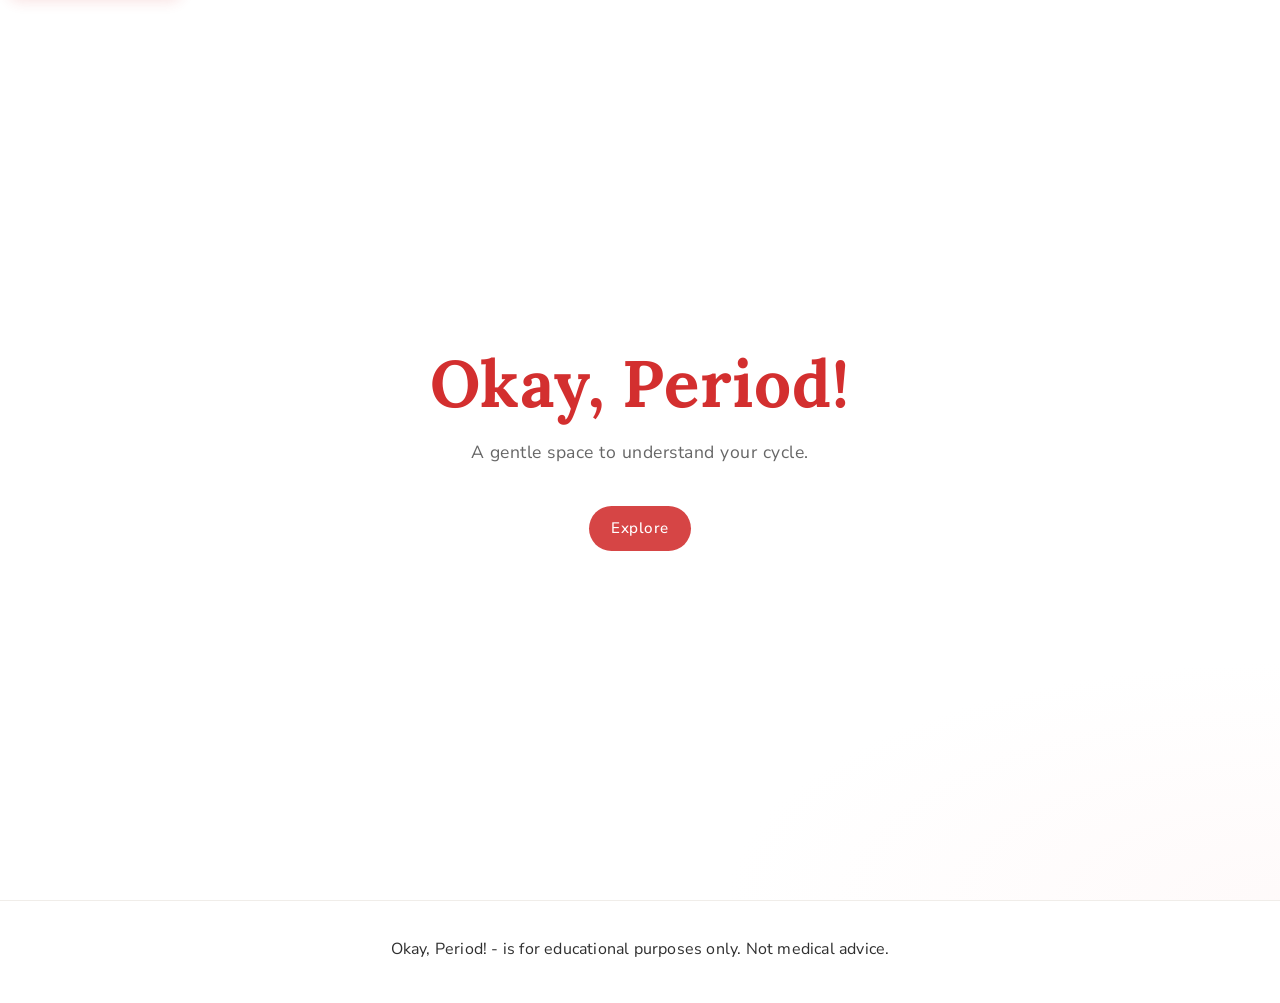
<file: index.html>
<!DOCTYPE html>
<html lang="en">
<head>
  <meta charset="UTF-8">
  <meta name="viewport" content="width=device-width, initial-scale=1.0">
  <title>Okay Period — Home</title>
  <link rel="preconnect" href="https://fonts.googleapis.com">
  <link rel="preconnect" href="https://fonts.gstatic.com" crossorigin>
  <link href="https://fonts.googleapis.com/css2?family=Lora:wght@400;500;600;700&family=Nunito+Sans:wght@400..900&display=swap" rel="stylesheet">
  <link rel="stylesheet" href="style.css">
</head>
<body class="home">
  <a class="skip-link" href="#main-content">Skip to main content</a>
  <main id="main-content" tabindex="-1">
  <section class="hero hero-intro" aria-label="Introduction">
    <div class="hero-intro__inner hero-content">
      <h1 class="hero-intro__title"><a href="index.html" class="hero-intro__title-link">Okay, Period!</a></h1>
      <p class="hero-intro__tagline">A gentle space to understand your cycle.</p>
      <a href="whatisaperiod.html" class="hero-intro__cta explore-btn">Explore</a>
    </div>
  </section>
  </main>
  <footer class="site-footer site-footer--home" role="contentinfo">
    <p>Okay, Period! - is for educational purposes only. Not medical advice.</p>
  </footer>
</body>
</html>
</file>
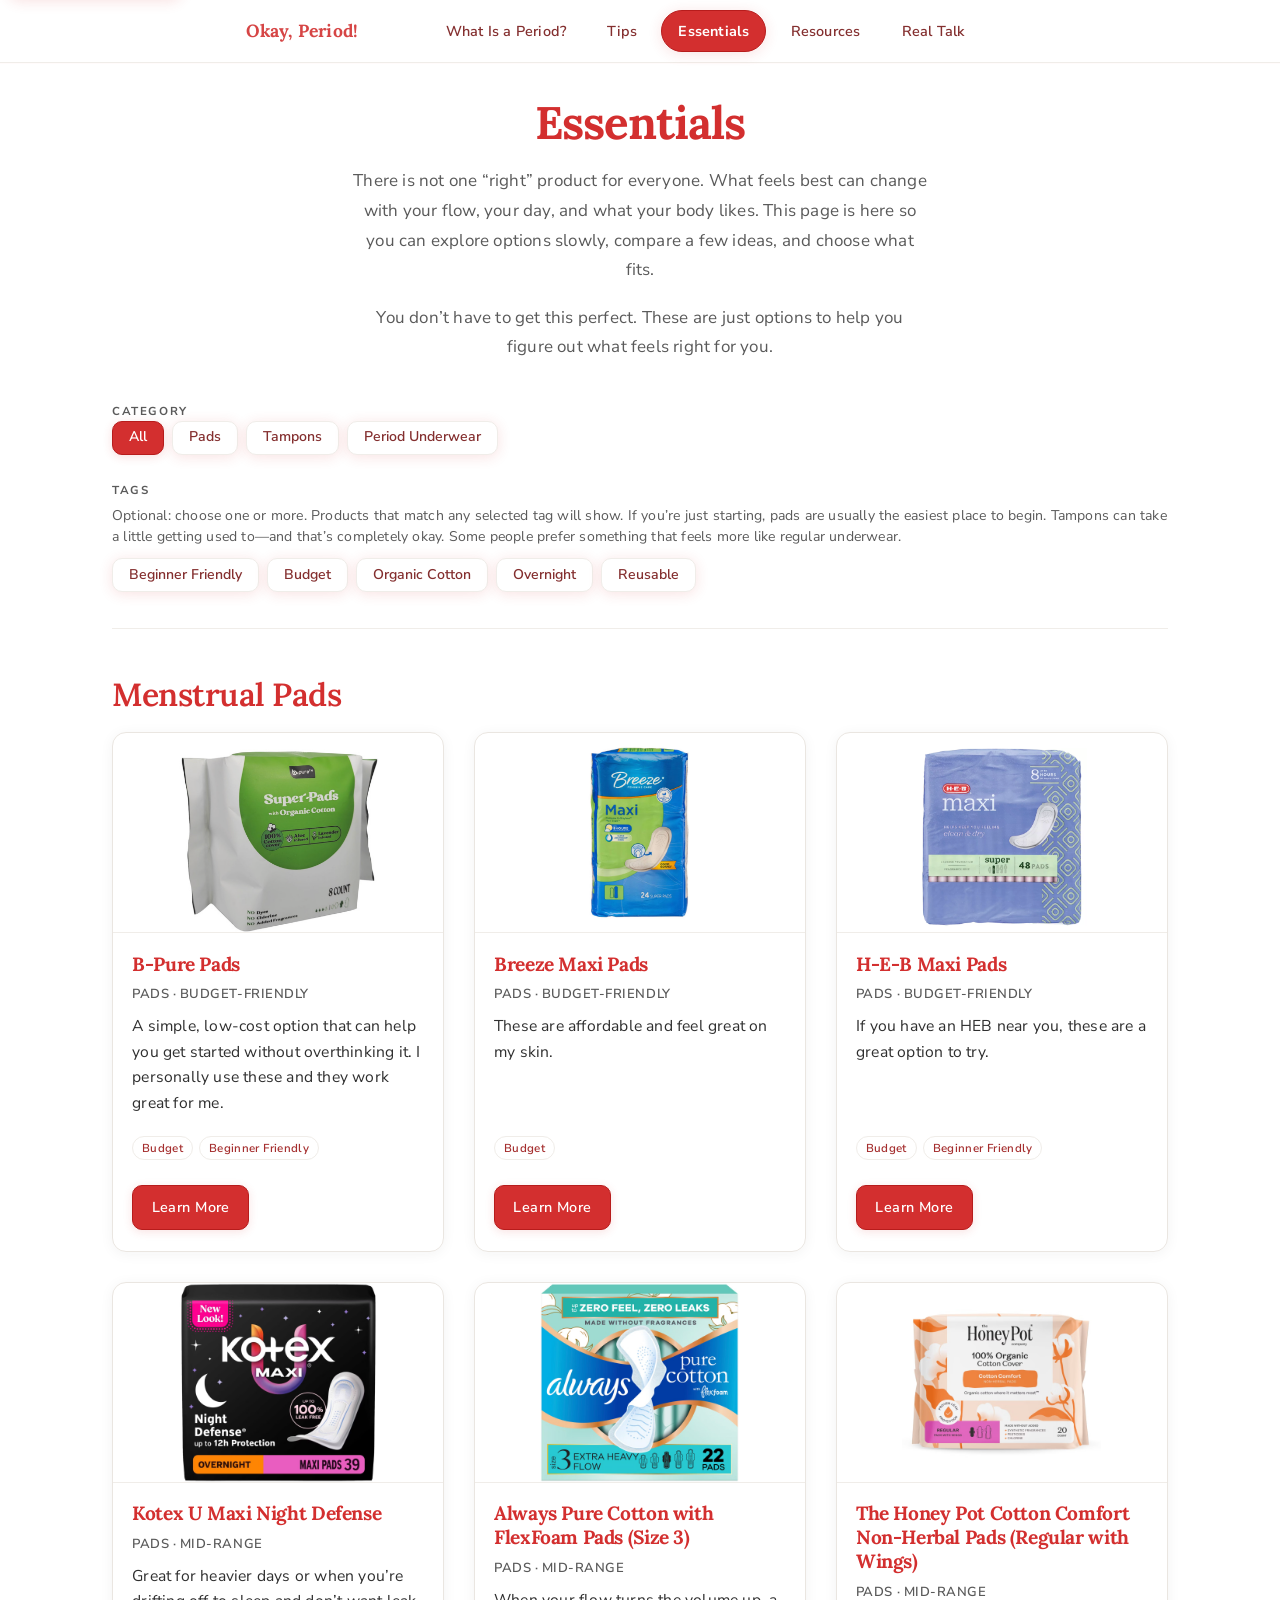
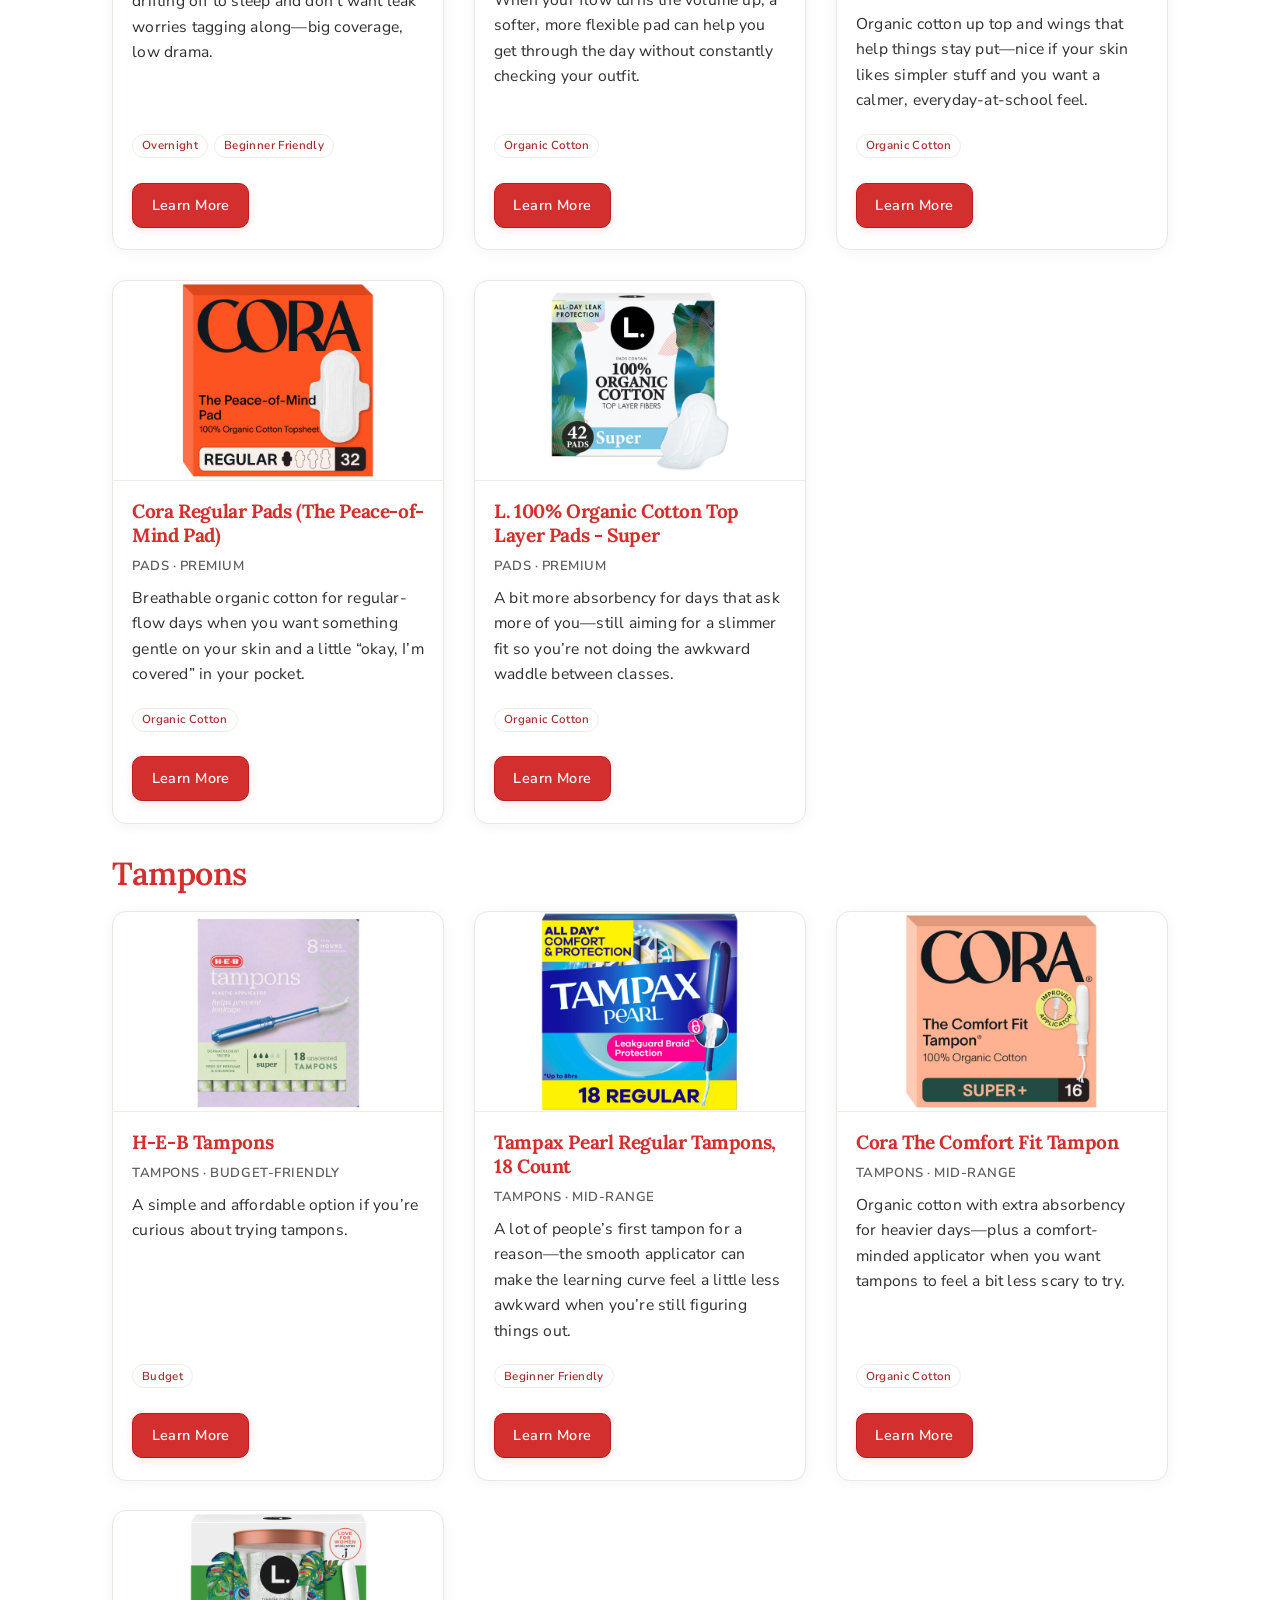
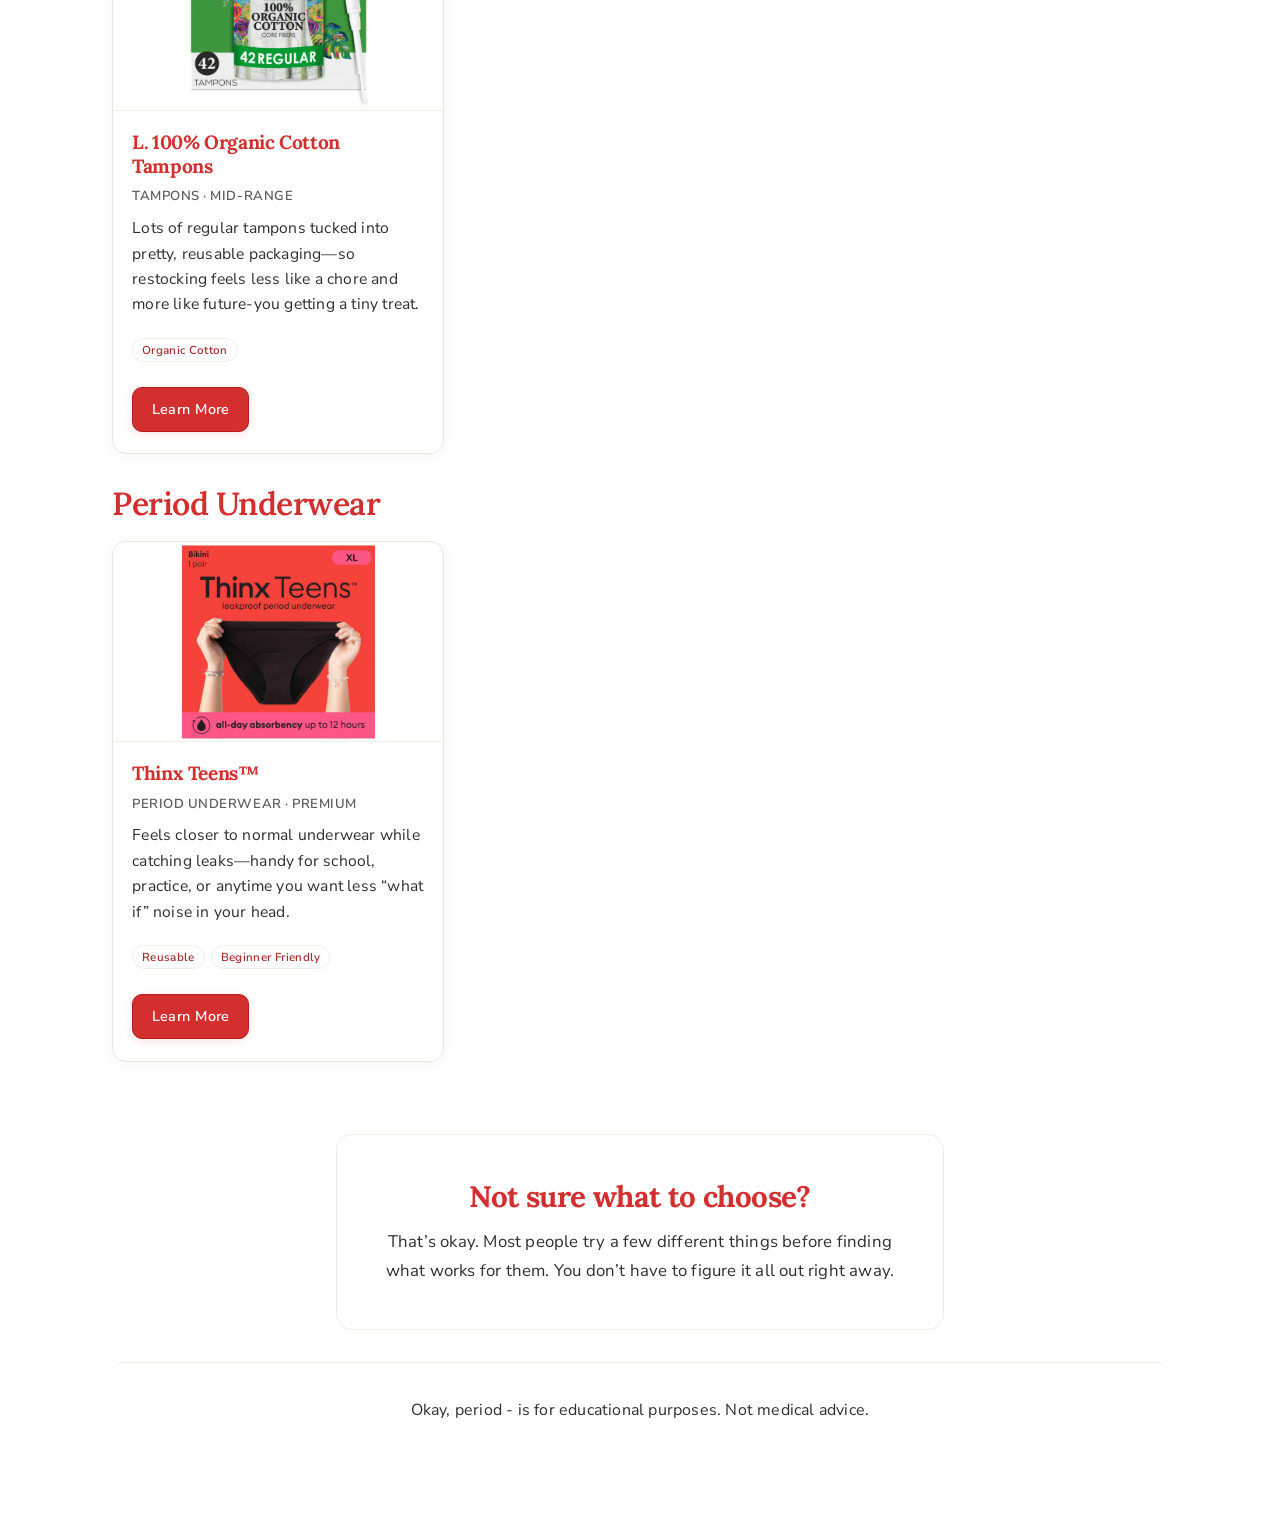
<file: essentials.html>
<!DOCTYPE html>
<html lang="en">
<head>
  <meta charset="UTF-8">
  <meta name="viewport" content="width=device-width, initial-scale=1.0">
  <title>Essentials — Okay, Period!</title>
  <link rel="preconnect" href="https://fonts.googleapis.com">
  <link rel="preconnect" href="https://fonts.gstatic.com" crossorigin>
  <link href="https://fonts.googleapis.com/css2?family=Lora:wght@400;500;600;700&family=Nunito+Sans:wght@400..900&display=swap" rel="stylesheet">
  <link rel="stylesheet" href="style.css">
</head>
<body class="products-page">
  <a class="skip-link" href="#main-content">Skip to main content</a>
  <nav class="site-nav" id="site-nav" aria-label="Site pages">
    <div class="site-nav__inner">
      <a href="index.html" class="site-logo">Okay, Period!</a>
      <button type="button" class="site-nav__toggle" aria-expanded="false" aria-controls="site-nav-menu" aria-label="Open menu">
        <span class="site-nav__toggle-icon" aria-hidden="true"><span></span><span></span><span></span></span>
        <span class="site-nav__toggle-text" aria-hidden="true">Menu</span>
      </button>
      <ul id="site-nav-menu" class="site-nav__list">
        <li><a href="whatisaperiod.html" class="site-nav__link">What Is a Period?</a></li>
        <li><a href="tips.html" class="site-nav__link">Tips</a></li>
        <li><a href="essentials.html" class="site-nav__link" aria-current="page">Essentials</a></li>
        <li><a href="resources.html" class="site-nav__link">Resources</a></li>
        <li><a href="realtalk.html" class="site-nav__link">Real Talk</a></li>
      </ul>
    </div>
  </nav>
  <div class="page-wrap page-wrap--products">
    <main id="main-content" class="products-main" tabindex="-1">
      <header class="products-intro">
        <h1 class="products-intro__title">Essentials</h1>
        <p class="products-intro__lede">
          There is not one “right” product for everyone. What feels best can change with your flow,
          your day, and what your body likes. This page is here so you can explore options slowly,
          compare a few ideas, and choose what fits.
        </p>
        <p class="products-intro__lede">
          You don’t have to get this perfect. These are just options to help you figure out what feels right for you.
        </p>
      </header>

      <section class="products-filters" aria-label="Filter products">
        <div class="products-filters__row">
          <p class="products-filters__label" id="filter-category-label">Category</p>
          <div class="products-filters__chips" role="group" aria-labelledby="filter-category-label">
            <button type="button" class="products-chip" data-filter-cat="all" aria-pressed="true">All</button>
            <button type="button" class="products-chip" data-filter-cat="Pads" aria-pressed="false">Pads</button>
            <button type="button" class="products-chip" data-filter-cat="Tampons" aria-pressed="false">Tampons</button>
            <button type="button" class="products-chip" data-filter-cat="Period Underwear" aria-pressed="false">Period Underwear</button>
          </div>
        </div>
        <div class="products-filters__row">
          <div class="products-filters__row-head">
            <p class="products-filters__label" id="filter-tag-label">Tags</p>
            <button type="button" class="products-filters__clear" id="products-clear-tags" hidden>Clear tags</button>
          </div>
          <p class="products-filters__hint" id="filter-tag-hint">Optional: choose one or more. Products that match any selected tag will show. If you’re just starting, pads are usually the easiest place to begin. Tampons can take a little getting used to—and that’s completely okay. Some people prefer something that feels more like regular underwear.</p>
          <div class="products-filters__chips" role="group" aria-labelledby="filter-tag-label" aria-describedby="filter-tag-hint">
            <button type="button" class="products-chip products-chip--tag" data-filter-tag="Beginner Friendly" aria-pressed="false">Beginner Friendly</button>
            <button type="button" class="products-chip products-chip--tag" data-filter-tag="Budget" aria-pressed="false">Budget</button>
            <button type="button" class="products-chip products-chip--tag" data-filter-tag="Organic Cotton" aria-pressed="false">Organic Cotton</button>
            <button type="button" class="products-chip products-chip--tag" data-filter-tag="Overnight" aria-pressed="false">Overnight</button>
            <button type="button" class="products-chip products-chip--tag" data-filter-tag="Reusable" aria-pressed="false">Reusable</button>
          </div>
        </div>
      </section>

      <div id="product-grid" aria-busy="true"></div>
      <p id="products-empty" class="products-empty" hidden>No products match these filters. Try clearing a tag or choosing a different category.</p>

      <section class="products-reassure" aria-labelledby="products-reassure-heading">
        <h2 id="products-reassure-heading" class="products-reassure__title">Not sure what to choose?</h2>
        <p class="products-reassure__text">
          That’s okay. Most people try a few different things before finding what works for them. You don’t have to figure it all out right away.
        </p>
      </section>
    </main>

    <footer class="site-footer">
      <p>Okay, period - is for educational purposes. Not medical advice.</p>
    </footer>
  </div>
  <script src="nav.js" defer></script>
  <script src="products.js" defer></script>
</body>
</html>
</file>
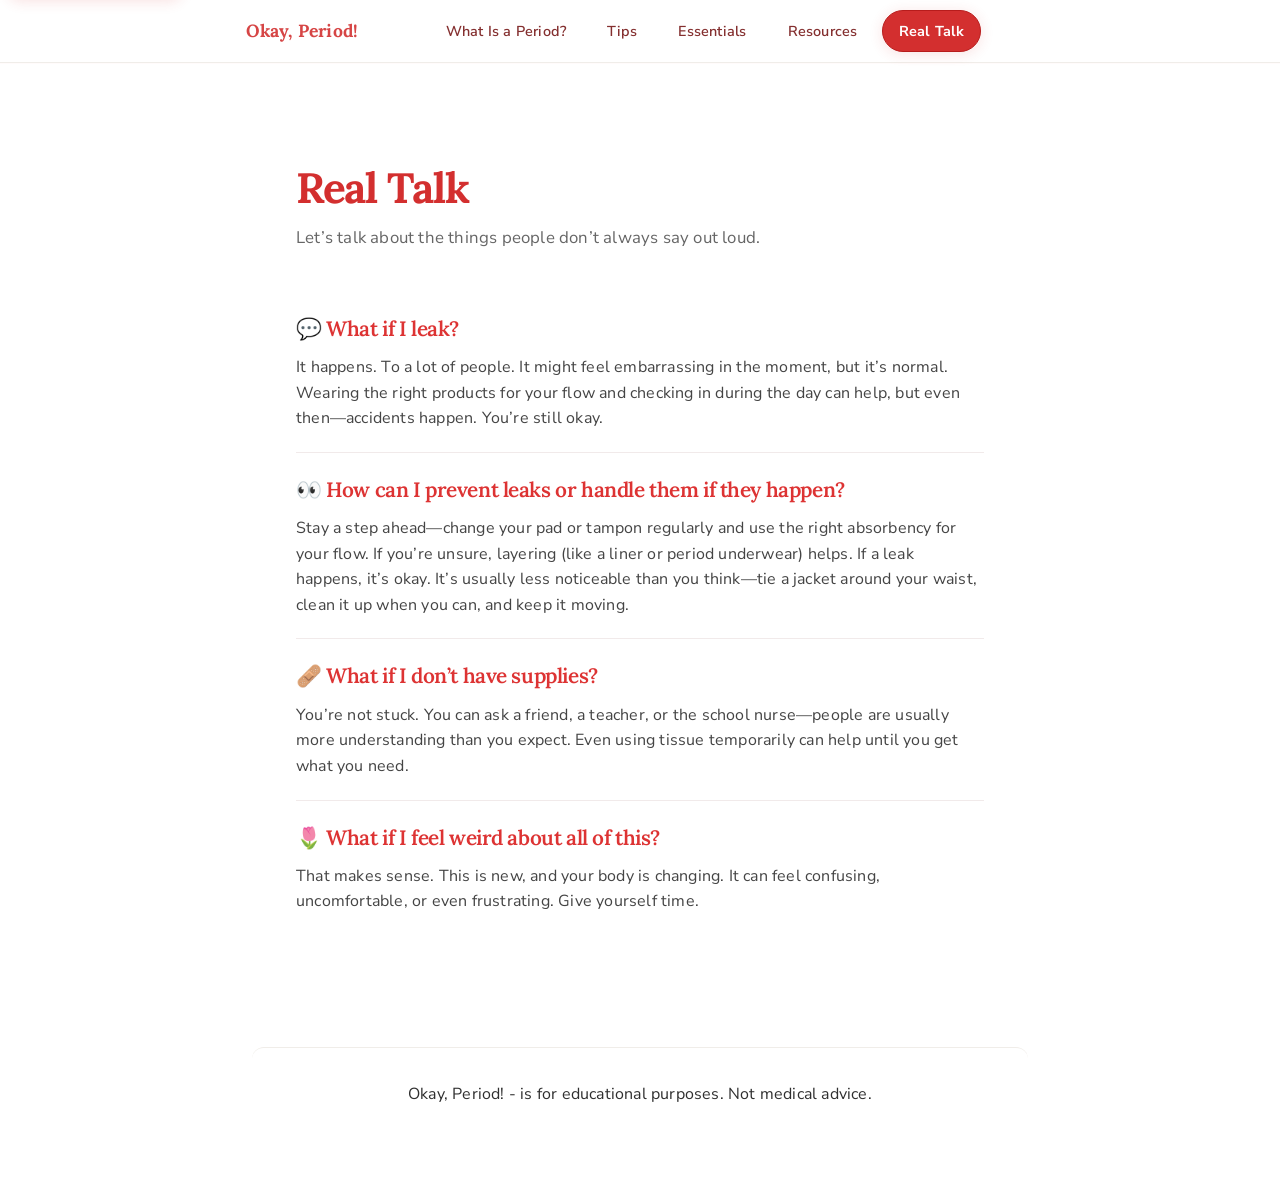
<file: realtalk.html>
<!DOCTYPE html>
<html lang="en">
<head>
  <meta charset="UTF-8">
  <meta name="viewport" content="width=device-width, initial-scale=1.0">
  <title>Real Talk — Okay, Period!</title>
  <link rel="preconnect" href="https://fonts.googleapis.com">
  <link rel="preconnect" href="https://fonts.gstatic.com" crossorigin>
  <link href="https://fonts.googleapis.com/css2?family=Lora:wght@400;500;600;700&family=Nunito+Sans:wght@400..900&display=swap" rel="stylesheet">
  <link rel="stylesheet" href="style.css">
</head>
<body class="real-talk-page">
  <a class="skip-link" href="#main-content">Skip to main content</a>
  <nav class="site-nav" id="site-nav" aria-label="Site pages">
    <div class="site-nav__inner">
      <a href="index.html" class="site-logo">Okay, Period!</a>
      <button type="button" class="site-nav__toggle" aria-expanded="false" aria-controls="site-nav-menu" aria-label="Open menu">
        <span class="site-nav__toggle-icon" aria-hidden="true"><span></span><span></span><span></span></span>
        <span class="site-nav__toggle-text" aria-hidden="true">Menu</span>
      </button>
      <ul id="site-nav-menu" class="site-nav__list">
        <li><a href="whatisaperiod.html" class="site-nav__link">What Is a Period?</a></li>
        <li><a href="tips.html" class="site-nav__link">Tips</a></li>
        <li><a href="essentials.html" class="site-nav__link">Essentials</a></li>
        <li><a href="resources.html" class="site-nav__link">Resources</a></li>
        <li><a href="realtalk.html" class="site-nav__link" aria-current="page">Real Talk</a></li>
      </ul>
    </div>
  </nav>
  <div class="page-wrap">
    <main id="main-content" tabindex="-1">
      <section class="real-talk">

        <h1>Real Talk</h1>
        <p class="intro">Let’s talk about the things people don’t always say out loud.</p>

        <div class="talk-item">
          <h2>💬 What if I leak?</h2>
          <p>It happens. To a lot of people. It might feel embarrassing in the moment, but it’s normal. Wearing the right products for your flow and checking in during the day can help, but even then—accidents happen. You’re still okay.</p>
        </div>

        <div class="talk-item">
          <h2>👀  How can I prevent leaks or handle them if they happen?</h2>
          <p>Stay a step ahead—change your pad or tampon regularly and use the right absorbency for your flow. If you’re unsure, layering (like a liner or period underwear) helps.

            If a leak happens, it’s okay. It’s usually less noticeable than you think—tie a jacket around your waist, clean it up when you can, and keep it moving.</p>
        </div>
        
        <div class="talk-item">
          <h2>🩹 What if I don’t have supplies?</h2>
          <p>You’re not stuck. You can ask a friend, a teacher, or the school nurse—people are usually more understanding than you expect. Even using tissue temporarily can help until you get what you need.</p>
        </div>

        <div class="talk-item">
          <h2>🌷 What if I feel weird about all of this?</h2>
          <p>That makes sense. This is new, and your body is changing. It can feel confusing, uncomfortable, or even frustrating. Give yourself time.</p>
        </div>

      </section>
    </main>

    <footer class="site-footer">
      <p>Okay, Period! - is for educational purposes. Not medical advice.</p>
    </footer>
  </div>
  <script src="nav.js" defer></script>
</body>
</html>
</file>
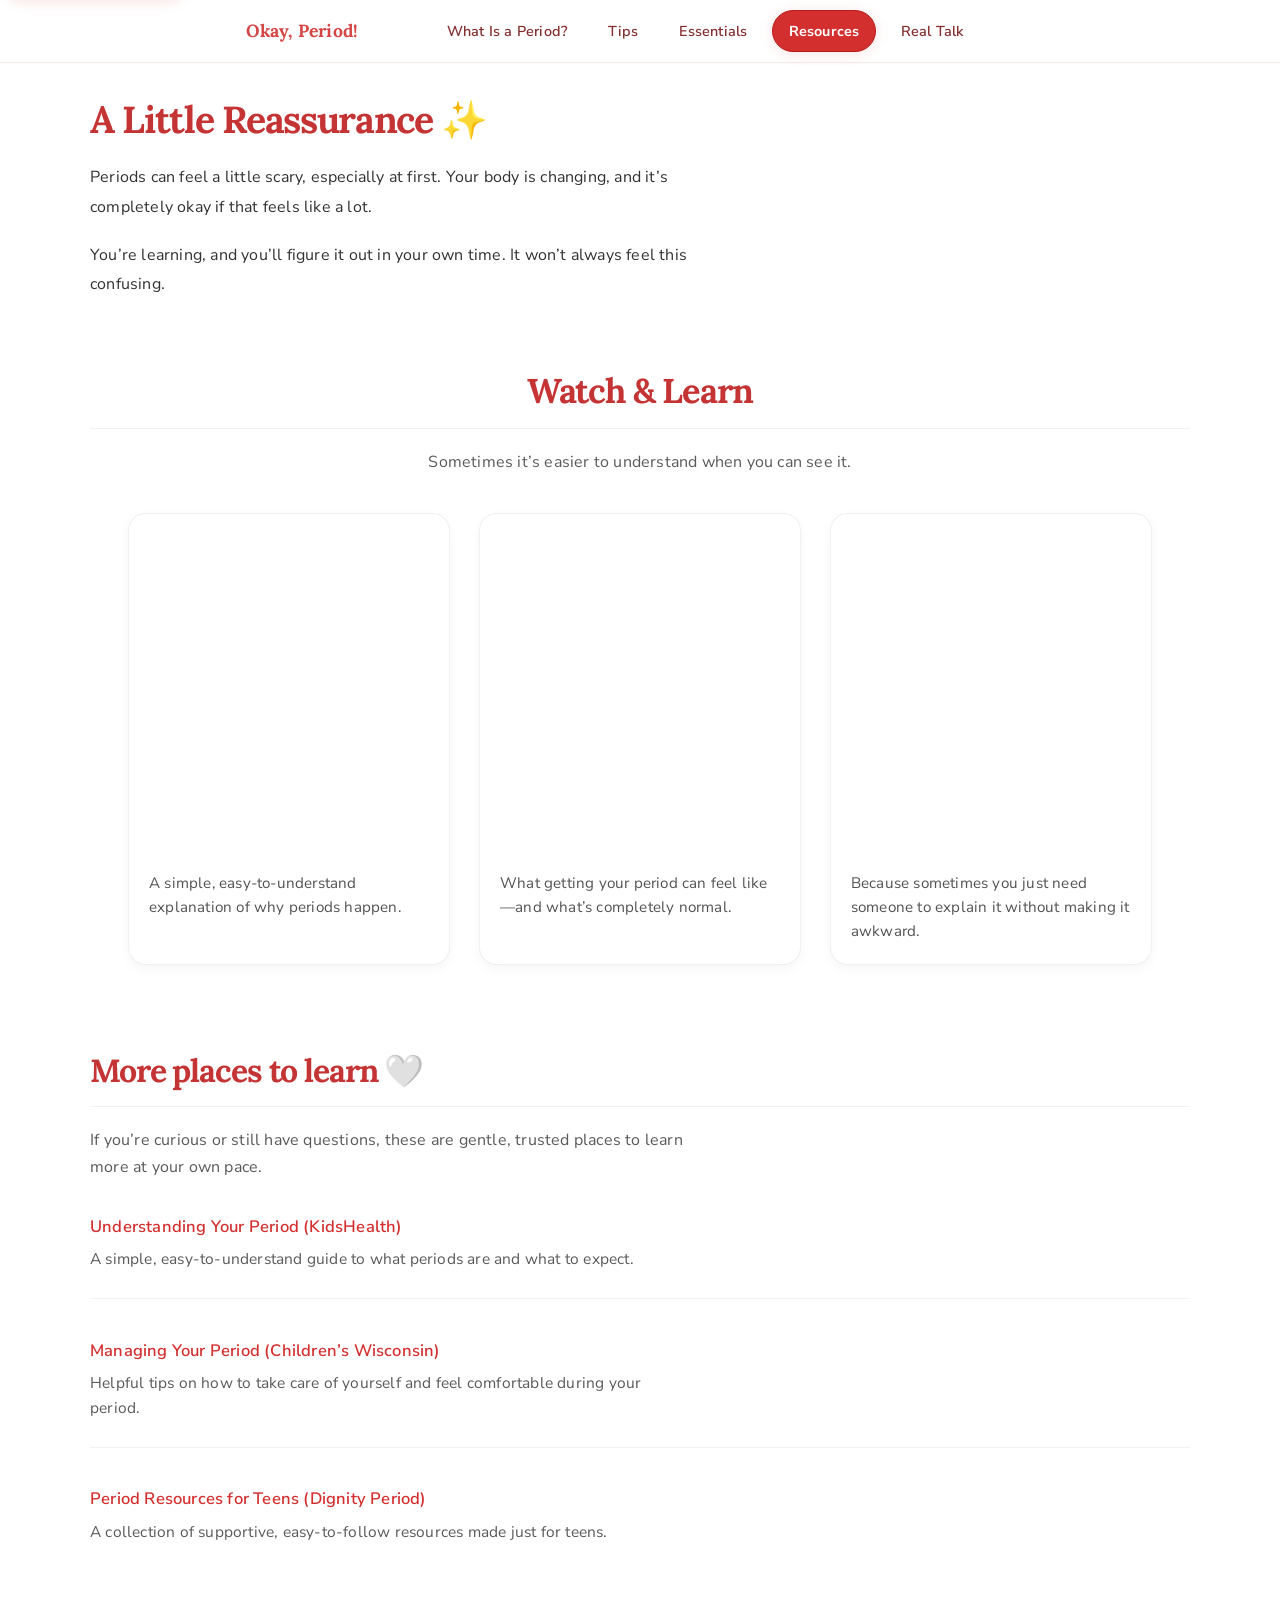
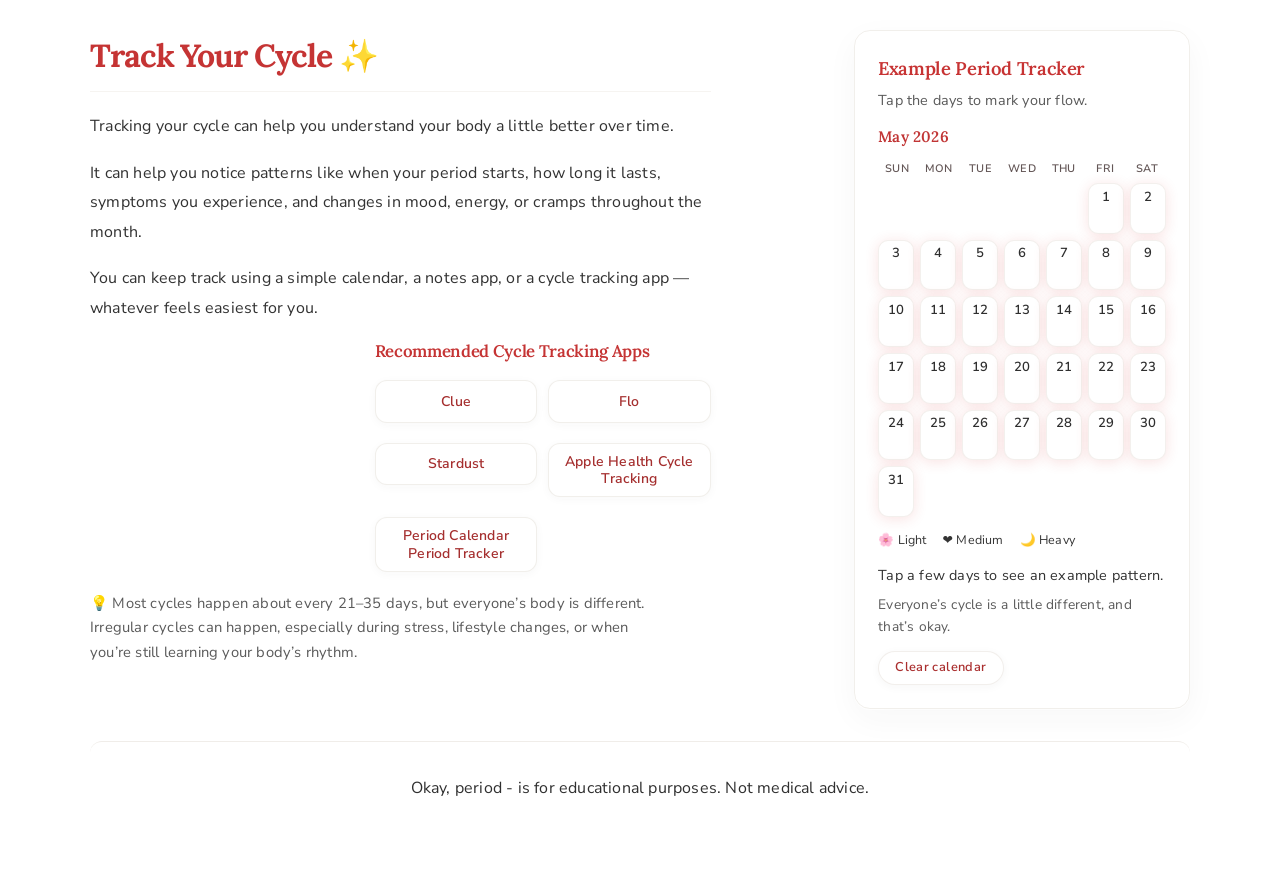
<file: resources.html>
<!DOCTYPE html>
<html lang="en">
<head>
  <meta charset="UTF-8">
  <meta name="viewport" content="width=device-width, initial-scale=1.0">
  <title>Resources — Okay Period</title>
  <link rel="preconnect" href="https://fonts.googleapis.com">
  <link rel="preconnect" href="https://fonts.gstatic.com" crossorigin>
  <link href="https://fonts.googleapis.com/css2?family=Lora:wght@400;500;600;700&family=Nunito+Sans:wght@400..900&display=swap" rel="stylesheet">
  <link rel="stylesheet" href="style.css">
</head>
<body class="resources-page">
  <a class="skip-link" href="#main-content">Skip to main content</a>
  <nav class="site-nav" id="site-nav" aria-label="Site pages">
    <div class="site-nav__inner">
      <a href="index.html" class="site-logo">Okay, Period!</a>
      <button type="button" class="site-nav__toggle" aria-expanded="false" aria-controls="site-nav-menu" aria-label="Open menu">
        <span class="site-nav__toggle-icon" aria-hidden="true"><span></span><span></span><span></span></span>
        <span class="site-nav__toggle-text" aria-hidden="true">Menu</span>
      </button>
      <ul id="site-nav-menu" class="site-nav__list">
        <li><a href="whatisaperiod.html" class="site-nav__link">What Is a Period?</a></li>
        <li><a href="tips.html" class="site-nav__link">Tips</a></li>
        <li><a href="essentials.html" class="site-nav__link">Essentials</a></li>
        <li><a href="resources.html" class="site-nav__link" aria-current="page">Resources</a></li>
        <li><a href="realtalk.html" class="site-nav__link">Real Talk</a></li>
      </ul>
    </div>
  </nav>
  <div class="page-wrap">
    <main id="main-content" tabindex="-1">
      <div class="resources-top">
        <div class="resources-reassure">
          <h1 class="resources-reassure__title">A Little Reassurance ✨</h1>
          <div class="resources-reassure__body resources-intro">
            <p>
              Periods can feel a little scary, especially at first. Your body is changing, and it’s completely okay if that feels like a lot.
            </p>
            <p>
              You’re learning, and you’ll figure it out in your own time. It won’t always feel this confusing.
            </p>
          </div>
        </div>
      </div>

      <section class="watch-learn" aria-labelledby="watch-learn-heading">
        <h2 id="watch-learn-heading">Watch &amp; Learn</h2>
        <p>Sometimes it’s easier to understand when you can see it.</p>
        <div class="video-grid">
          <article class="video-card">
            <iframe
              src="https://www.youtube.com/embed/eX1yGhzenp4"
              title="Video: simple explanation of why periods happen"
              allow="accelerometer; autoplay; clipboard-write; encrypted-media; gyroscope; picture-in-picture; web-share"
              allowfullscreen
              loading="lazy"
              referrerpolicy="strict-origin-when-cross-origin"
            ></iframe>
            <p>A simple, easy-to-understand explanation of why periods happen.</p>
          </article>

          <article class="video-card">
            <iframe
              src="https://www.youtube.com/embed/DBe7-PHRav8"
              title="Video: what getting your period can feel like"
              allow="accelerometer; autoplay; clipboard-write; encrypted-media; gyroscope; picture-in-picture; web-share"
              allowfullscreen
              loading="lazy"
              referrerpolicy="strict-origin-when-cross-origin"
            ></iframe>
            <p>What getting your period can feel like—and what’s completely normal.</p>
          </article>

          <article class="video-card">
            <iframe
              src="https://www.youtube.com/embed/z9fgxzfbYMQ"
              title="Video: periods explained in a friendly way"
              allow="accelerometer; autoplay; clipboard-write; encrypted-media; gyroscope; picture-in-picture; web-share"
              allowfullscreen
              loading="lazy"
              referrerpolicy="strict-origin-when-cross-origin"
            ></iframe>
            <p>Because sometimes you just need someone to explain it without making it awkward.</p>
          </article>
        </div>
      </section>

      <section class="resources-more-learn resources-section" aria-labelledby="resources-more-learn-heading">
        <h2 id="resources-more-learn-heading">More places to learn 🤍</h2>
        <p class="resources-watch__lead">
          If you’re curious or still have questions, these are gentle, trusted places to learn more at your own pace.
        </p>
        <ul class="resources-more-learn__list">
          <li>
            <a
              href="https://kidshealth.org/en/teens/menstruation.html"
              target="_blank"
              rel="noopener noreferrer"
            >Understanding Your Period (KidsHealth)</a>
            <span class="resources-more-learn__note">A simple, easy-to-understand guide to what periods are and what to expect.</span>
          </li>
          <li>
            <a
              href="https://childrenswi.org/at-every-turn/stories/2020/10/girls-period-management"
              target="_blank"
              rel="noopener noreferrer"
            >Managing Your Period (Children’s Wisconsin)</a>
            <span class="resources-more-learn__note">Helpful tips on how to take care of yourself and feel comfortable during your period.</span>
          </li>
          <li>
            <a
              href="https://www.dignityperiod.org/resources/for-teens-and-young-adults"
              target="_blank"
              rel="noopener noreferrer"
            >Period Resources for Teens (Dignity Period)</a>
            <span class="resources-more-learn__note">A collection of supportive, easy-to-follow resources made just for teens.</span>
          </li>
        </ul>
      </section>

      <section class="cycle-tracker-section resources-section" aria-labelledby="cycle-tracker-heading">
        <div class="cycle-tracker-text">
          <h2 id="cycle-tracker-heading">Track Your Cycle ✨</h2>
          <p>Tracking your cycle can help you understand your body a little better over time.</p>
          <p>
            It can help you notice patterns like when your period starts, how long it lasts, symptoms you experience,
            and changes in mood, energy, or cramps throughout the month.
          </p>
          <p>
            You can keep track using a simple calendar, a notes app, or a cycle tracking app — whatever feels easiest
            for you.
          </p>
          <div class="cycle-apps" aria-labelledby="cycle-apps-heading">
            <h3 id="cycle-apps-heading" class="cycle-apps__title">Recommended Cycle Tracking Apps</h3>
            <ul class="cycle-apps__list" role="list">
              <li>
                <a class="cycle-app-card" href="https://helloclue.com/" target="_blank" rel="noopener noreferrer">Clue</a>
              </li>
              <li>
                <a class="cycle-app-card" href="https://flo.health/" target="_blank" rel="noopener noreferrer">Flo</a>
              </li>
              <li>
                <a class="cycle-app-card" href="https://stardust.app/" target="_blank" rel="noopener noreferrer">Stardust</a>
              </li>
              <li>
                <a
                  class="cycle-app-card"
                  href="https://support.apple.com/guide/iphone/track-your-menstrual-cycle-iphb97eaf495/ios"
                  target="_blank"
                  rel="noopener noreferrer"
                  >Apple Health Cycle Tracking</a>
              </li>
              <li>
                <a
                  class="cycle-app-card"
                  href="https://period-calendar.com/"
                  target="_blank"
                  rel="noopener noreferrer"
                  >Period Calendar Period Tracker</a>
              </li>
            </ul>
          </div>
          <p class="cycle-note">
            💡 Most cycles happen about every 21–35 days, but everyone’s body is different. Irregular cycles can happen,
            especially during stress, lifestyle changes, or when you’re still learning your body’s rhythm.
          </p>
        </div>

        <div class="cycle-tracker-sidebar">
          <div class="cycle-calendar-card">
            <h3>Example Period Tracker</h3>
            <p class="calendar-subtext">Tap the days to mark your flow.</p>

            <div class="calendar-month">May 2026</div>

            <div class="calendar-weekdays">
              <span>Sun</span>
              <span>Mon</span>
              <span>Tue</span>
              <span>Wed</span>
              <span>Thu</span>
              <span>Fri</span>
              <span>Sat</span>
            </div>

            <div class="calendar-grid" id="periodCalendar"></div>

            <div class="calendar-legend">
              <span>🌸 Light</span>
              <span>❤️ Medium</span>
              <span>🌙 Heavy</span>
            </div>

            <p class="calendar-summary" id="calendarSummary">
              Tap a few days to see an example pattern.
            </p>

            <p class="calendar-reassurance">
              Everyone’s cycle is a little different, and that’s okay.
            </p>

            <button class="calendar-reset-btn" id="calendarResetBtn" type="button">
              Clear calendar
            </button>
          </div>
        </div>
      </section>
    </main>

    <footer class="site-footer">
      <p>Okay, period - is for educational purposes. Not medical advice.</p>
    </footer>
  </div>
  <script src="nav.js" defer></script>
  <script src="resources-calendar.js" defer></script>
</body>
</html>
</file>
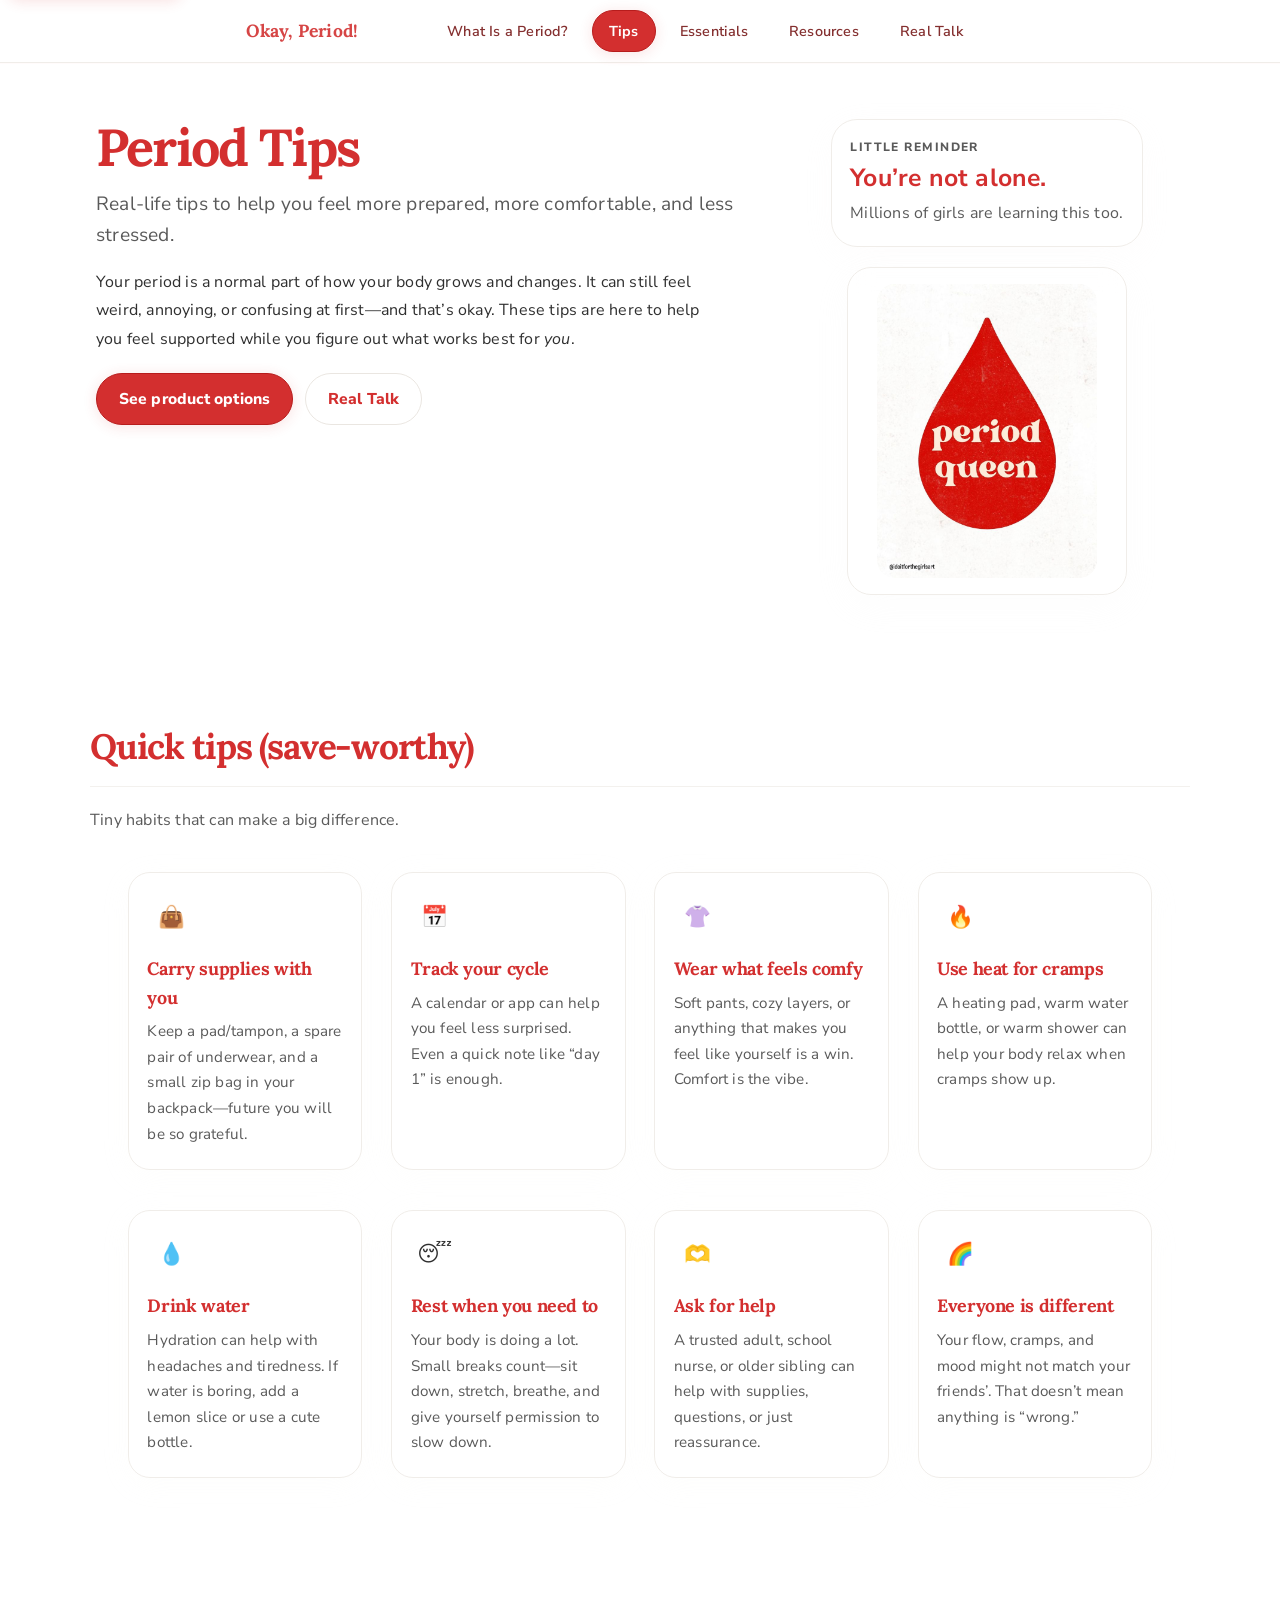
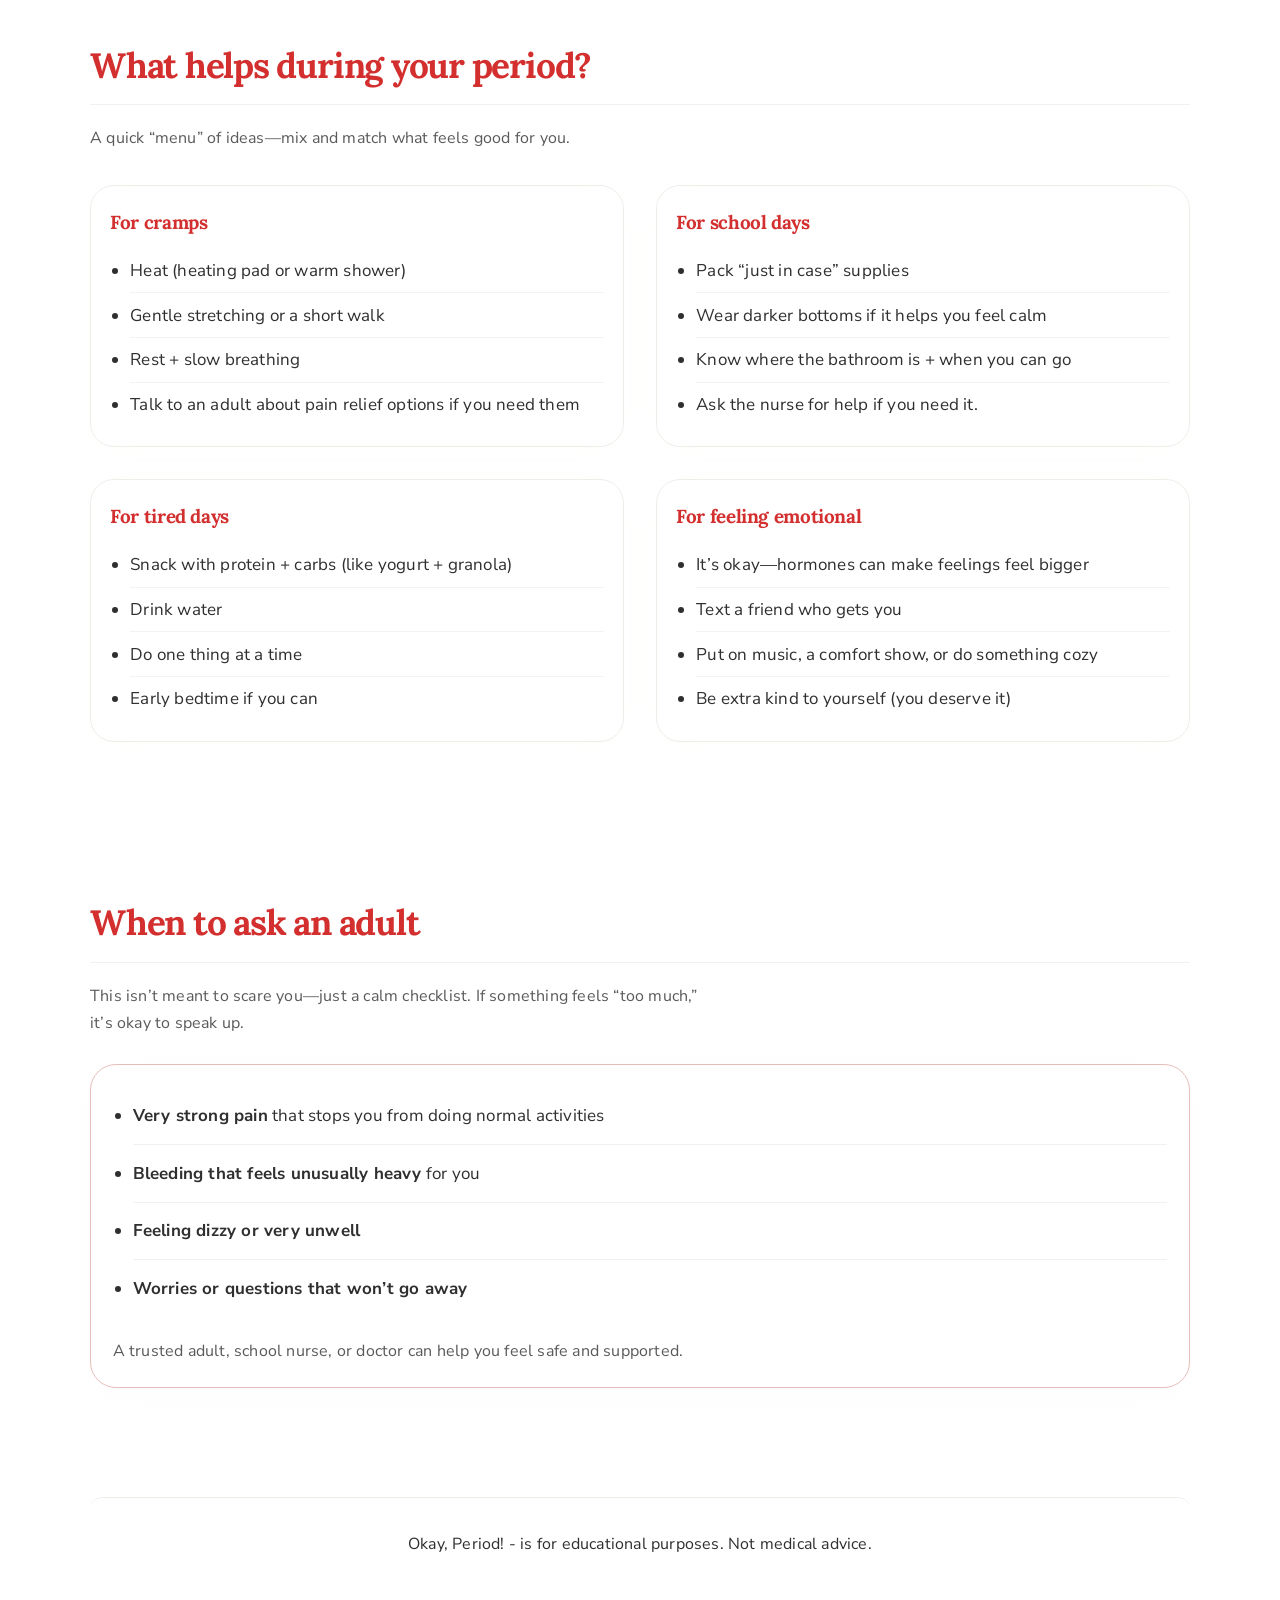
<file: tips.html>
<!DOCTYPE html>
<html lang="en">
<head>
  <meta charset="UTF-8">
  <meta name="viewport" content="width=device-width, initial-scale=1.0">
  <title>Period Tips — Okay, Period!</title>
  <link rel="preconnect" href="https://fonts.googleapis.com">
  <link rel="preconnect" href="https://fonts.gstatic.com" crossorigin>
  <link href="https://fonts.googleapis.com/css2?family=Lora:wght@400;500;600;700&family=Nunito+Sans:wght@400..900&display=swap" rel="stylesheet">
  <link rel="stylesheet" href="style.css">
</head>
<body class="tips-page">
  <a class="skip-link" href="#main-content">Skip to main content</a>
  <div class="tips-atmosphere" aria-hidden="true"></div>
  <nav class="site-nav" id="site-nav" aria-label="Site pages">
    <div class="site-nav__inner">
      <a href="index.html" class="site-logo">Okay, Period!</a>
      <button type="button" class="site-nav__toggle" aria-expanded="false" aria-controls="site-nav-menu" aria-label="Open menu">
        <span class="site-nav__toggle-icon" aria-hidden="true"><span></span><span></span><span></span></span>
        <span class="site-nav__toggle-text" aria-hidden="true">Menu</span>
      </button>
      <ul id="site-nav-menu" class="site-nav__list">
        <li><a href="whatisaperiod.html" class="site-nav__link">What Is a Period?</a></li>
        <li><a href="tips.html" class="site-nav__link" aria-current="page">Tips</a></li>
        <li><a href="essentials.html" class="site-nav__link">Essentials</a></li>
        <li><a href="resources.html" class="site-nav__link">Resources</a></li>
        <li><a href="realtalk.html" class="site-nav__link">Real Talk</a></li>
      </ul>
    </div>
  </nav>
  <div class="page-wrap page-wrap--tips">
    <main id="main-content" class="tips-guide" tabindex="-1">
      <header class="tips-hero" aria-labelledby="tips-hero-title">
        <div class="tips-container tips-hero__inner">
          <div class="tips-hero__text">
            <h2 id="tips-hero-title" class="tips-hero__title">Period Tips</h2>
            <p class="tips-hero__subtitle">Real-life tips to help you feel more prepared, more comfortable, and less stressed.</p>
            <p class="tips-hero__intro">
              Your period is a normal part of how your body grows and changes. It can still feel weird, annoying, or confusing at first—and that’s okay.
              These tips are here to help you feel supported while you figure out what works best for <em>you</em>.
            </p>
            <div class="tips-hero__actions" role="group" aria-label="Explore more">
              <a class="tips-btn tips-btn--primary" href="essentials.html">See product options</a>
              <a class="tips-btn tips-btn--ghost" href="realtalk.html">Real Talk</a>
            </div>
          </div>

          <div class="tips-hero-side">
            <aside class="tips-hero__badge" aria-hidden="true">
              <p class="tips-hero__badge-kicker">little reminder</p>
              <p class="tips-hero__badge-main">You’re not alone.</p>
              <p class="tips-hero__badge-sub">Millions of girls are learning this too.</p>
            </aside>

            <div class="tips-queen-card">
              <img
                src="images/period-queen.jpeg"
                alt="Illustrated red drop graphic with the words period queen"
                class="tips-queen-image"
                width="736"
                height="920"
                loading="lazy"
                decoding="async"
              />
            </div>
          </div>
        </div>
      </header>

      <section class="tips-section tips-quick" aria-labelledby="tips-quick-title">
        <div class="tips-container tips-container--wide">
          <h2 id="tips-quick-title" class="tips-section__title">Quick tips (save-worthy)</h2>
          <p class="tips-section__lede">Tiny habits that can make a big difference.</p>

          <ul class="tips-grid" aria-label="Quick period tips">
            <li class="tips-card">
              <span class="tips-card__icon" aria-hidden="true">👜</span>
              <h3 class="tips-card__title">Carry supplies with you</h3>
              <p class="tips-card__text">Keep a pad/tampon, a spare pair of underwear, and a small zip bag in your backpack—future you will be so grateful.</p>
            </li>
            <li class="tips-card">
              <span class="tips-card__icon" aria-hidden="true">📅</span>
              <h3 class="tips-card__title">Track your cycle</h3>
              <p class="tips-card__text">A calendar or app can help you feel less surprised. Even a quick note like “day 1” is enough.</p>
            </li>
            <li class="tips-card">
              <span class="tips-card__icon" aria-hidden="true">👚</span>
              <h3 class="tips-card__title">Wear what feels comfy</h3>
              <p class="tips-card__text">Soft pants, cozy layers, or anything that makes you feel like yourself is a win. Comfort is the vibe.</p>
            </li>
            <li class="tips-card">
              <span class="tips-card__icon" aria-hidden="true">🔥</span>
              <h3 class="tips-card__title">Use heat for cramps</h3>
              <p class="tips-card__text">A heating pad, warm water bottle, or warm shower can help your body relax when cramps show up.</p>
            </li>
            <li class="tips-card">
              <span class="tips-card__icon" aria-hidden="true">💧</span>
              <h3 class="tips-card__title">Drink water</h3>
              <p class="tips-card__text">Hydration can help with headaches and tiredness. If water is boring, add a lemon slice or use a cute bottle.</p>
            </li>
            <li class="tips-card">
              <span class="tips-card__icon" aria-hidden="true">😴</span>
              <h3 class="tips-card__title">Rest when you need to</h3>
              <p class="tips-card__text">Your body is doing a lot. Small breaks count—sit down, stretch, breathe, and give yourself permission to slow down.</p>
            </li>
            <li class="tips-card">
              <span class="tips-card__icon" aria-hidden="true">🫶</span>
              <h3 class="tips-card__title">Ask for help</h3>
              <p class="tips-card__text">A trusted adult, school nurse, or older sibling can help with supplies, questions, or just reassurance.</p>
            </li>
            <li class="tips-card">
              <span class="tips-card__icon" aria-hidden="true">🌈</span>
              <h3 class="tips-card__title">Everyone is different</h3>
              <p class="tips-card__text">Your flow, cramps, and mood might not match your friends’. That doesn’t mean anything is “wrong.”</p>
            </li>
          </ul>
        </div>
      </section>

      <section class="tips-section tips-feature" aria-labelledby="tips-feature-title">
        <div class="tips-container tips-container--wide">
          <h2 id="tips-feature-title" class="tips-section__title">What helps during your period?</h2>
          <p class="tips-section__lede">A quick “menu” of ideas—mix and match what feels good for you.</p>

          <div class="tips-columns" role="list">
            <article class="tips-pill" role="listitem" aria-labelledby="tips-cramps">
              <h3 id="tips-cramps" class="tips-pill__title">For cramps</h3>
              <ul class="tips-pill__list">
                <li>Heat (heating pad or warm shower)</li>
                <li>Gentle stretching or a short walk</li>
                <li>Rest + slow breathing</li>
                <li>Talk to an adult about pain relief options if you need them</li>
              </ul>
            </article>

            <article class="tips-pill" role="listitem" aria-labelledby="tips-school">
              <h3 id="tips-school" class="tips-pill__title">For school days</h3>
              <ul class="tips-pill__list">
                <li>Pack “just in case” supplies</li>
                <li>Wear darker bottoms if it helps you feel calm</li>
                <li>Know where the bathroom is + when you can go</li>
                <li>Ask the nurse for help if you need it.</li>
              </ul>
            </article>

            <article class="tips-pill" role="listitem" aria-labelledby="tips-tired">
              <h3 id="tips-tired" class="tips-pill__title">For tired days</h3>
              <ul class="tips-pill__list">
                <li>Snack with protein + carbs (like yogurt + granola)</li>
                <li>Drink water</li>
                <li>Do one thing at a time</li>
                <li>Early bedtime if you can</li>
              </ul>
            </article>

            <article class="tips-pill" role="listitem" aria-labelledby="tips-emotional">
              <h3 id="tips-emotional" class="tips-pill__title">For feeling emotional</h3>
              <ul class="tips-pill__list">
                <li>It’s okay—hormones can make feelings feel bigger</li>
                <li>Text a friend who gets you</li>
                <li>Put on music, a comfort show, or do something cozy</li>
                <li>Be extra kind to yourself (you deserve it)</li>
              </ul>
            </article>
          </div>
        </div>
      </section>

      <section class="tips-section tips-help" aria-labelledby="tips-help-title">
        <div class="tips-container tips-container--wide">
          <h2 id="tips-help-title" class="tips-section__title">When to ask an adult</h2>
          <p class="tips-section__lede">This isn’t meant to scare you—just a calm checklist. If something feels “too much,” it’s okay to speak up.</p>

          <div class="tips-alert" role="note" aria-label="When to get help">
            <ul class="tips-alert__list">
              <li><strong>Very strong pain</strong> that stops you from doing normal activities</li>
              <li><strong>Bleeding that feels unusually heavy</strong> for you</li>
              <li><strong>Feeling dizzy or very unwell</strong></li>
              <li><strong>Worries or questions that won’t go away</strong></li>
            </ul>
            <p class="tips-alert__note">A trusted adult, school nurse, or doctor can help you feel safe and supported.</p>
          </div>
        </div>
      </section>
    </main>

    <footer class="site-footer">
      <p>Okay, Period! - is for educational purposes. Not medical advice.</p>
    </footer>
  </div>
  <script src="nav.js" defer></script>
</body>
</html>
</file>
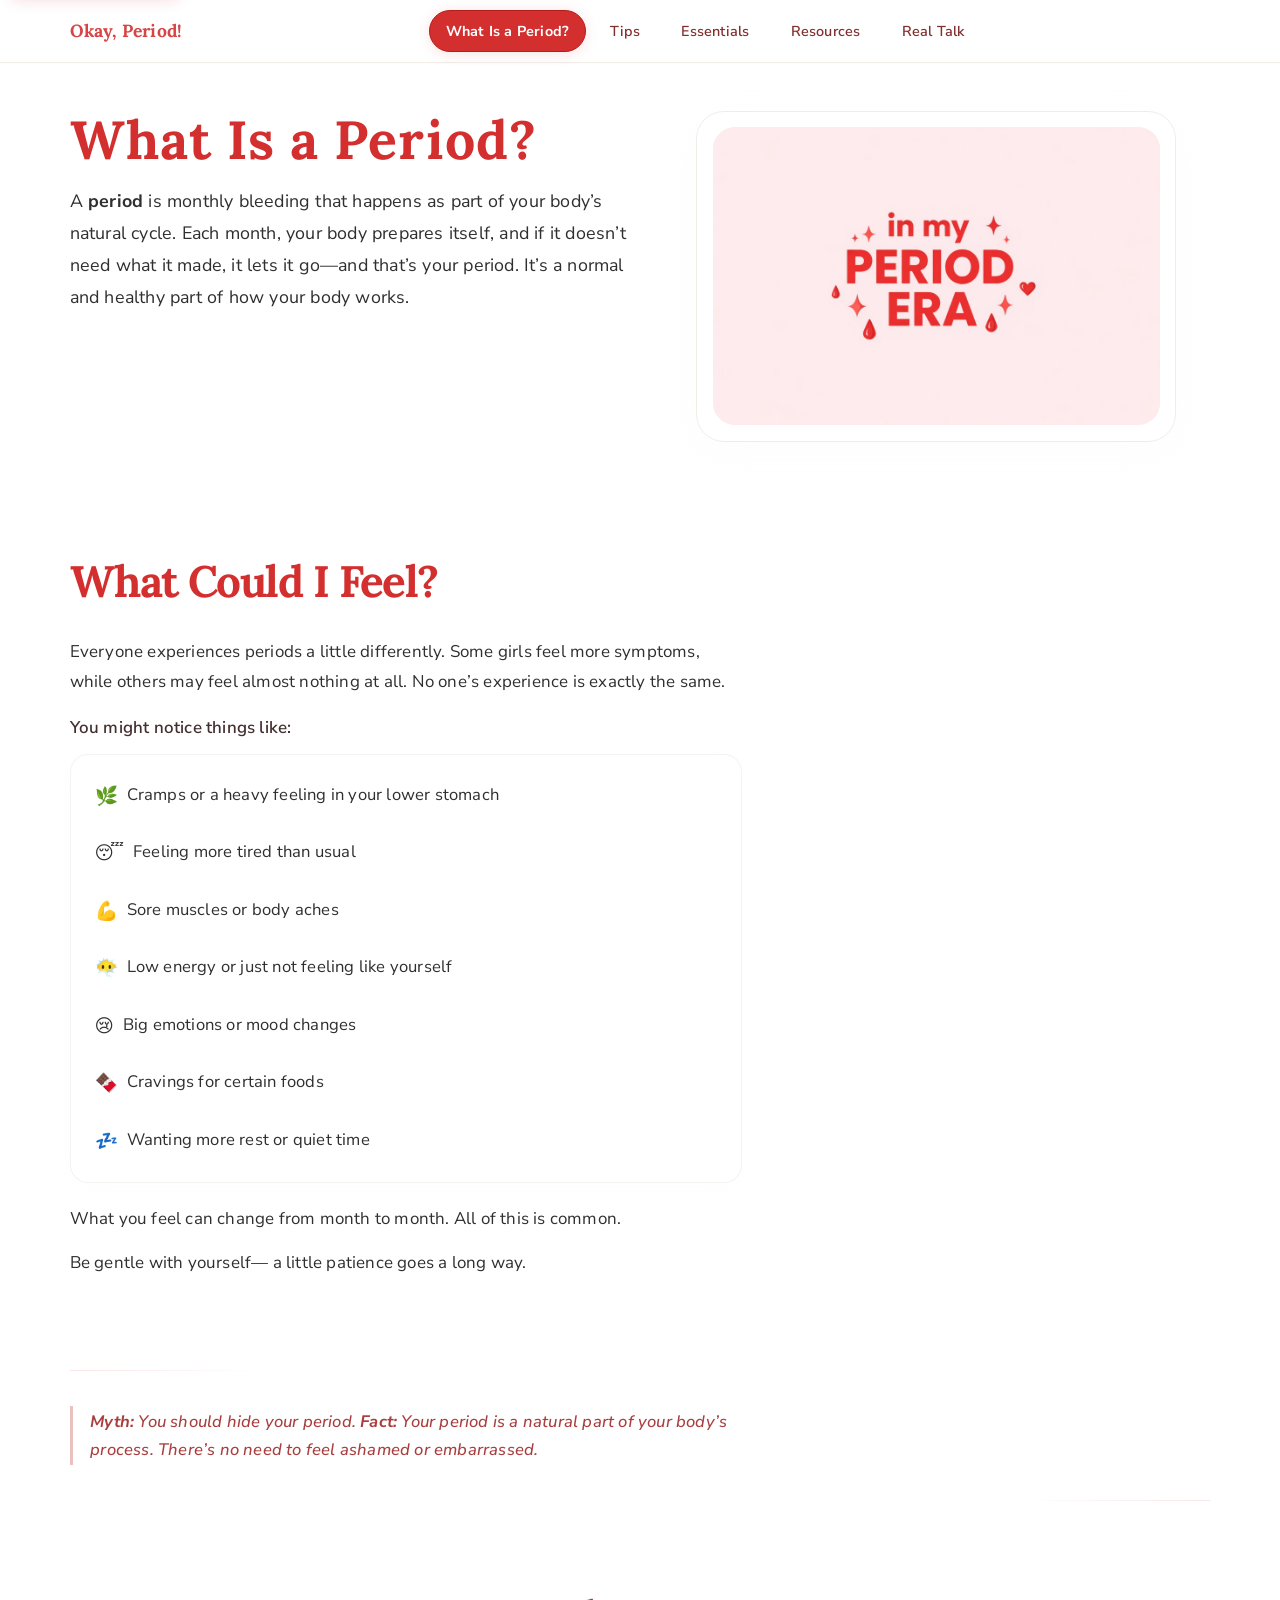
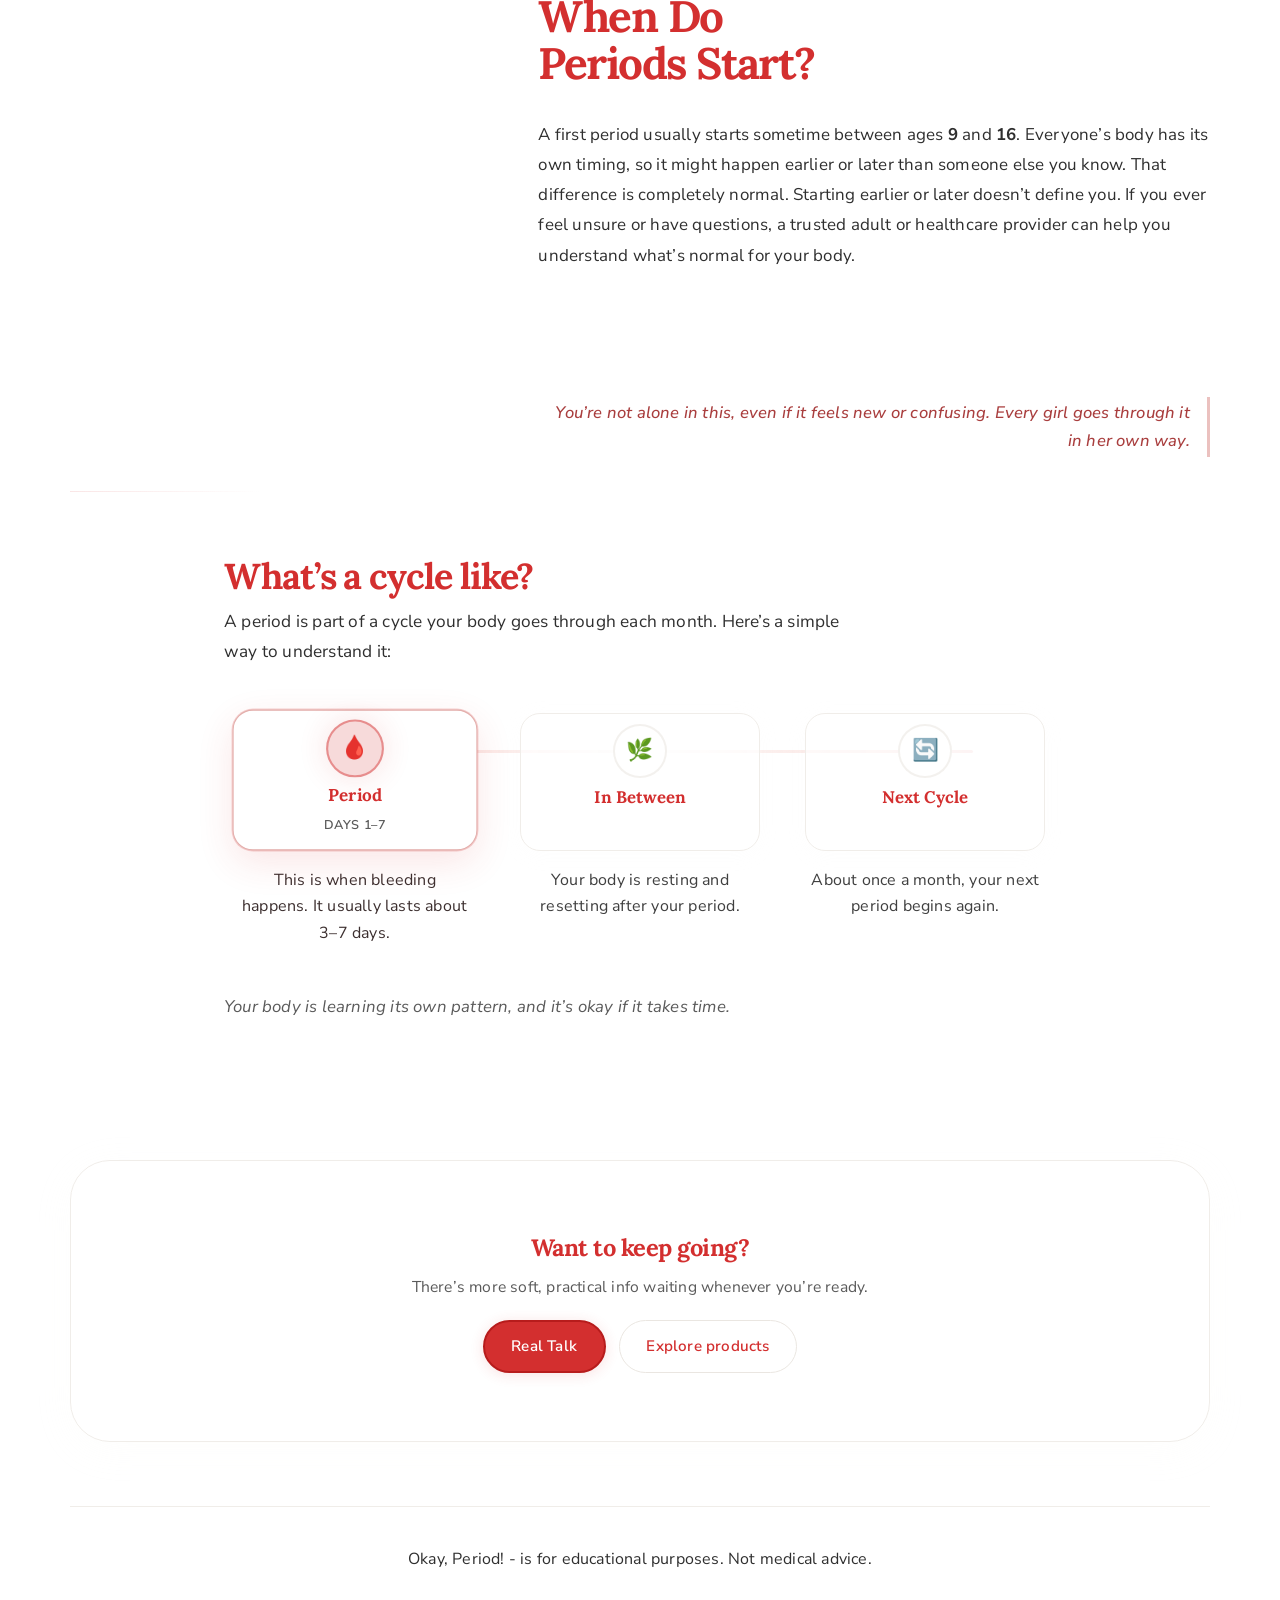
<file: whatisaperiod.html>
<!DOCTYPE html>
<html lang="en">
<head>
  <meta charset="UTF-8">
  <meta name="viewport" content="width=device-width, initial-scale=1.0">
  <title>What Is a Period? — Okay, Period!</title>
  <link rel="preconnect" href="https://fonts.googleapis.com">
  <link rel="preconnect" href="https://fonts.gstatic.com" crossorigin>
  <link href="https://fonts.googleapis.com/css2?family=Lora:wght@400;500;600;700&family=Nunito+Sans:wght@400..900&display=swap" rel="stylesheet">
  <link rel="stylesheet" href="style.css">
</head>
<body class="period-page">
  <a class="skip-link" href="#main-content">Skip to main content</a>
  <div class="period-atmosphere" aria-hidden="true"></div>
  <nav class="site-nav" id="site-nav" aria-label="Site pages">
    <div class="site-nav__inner">
      <a href="index.html" class="site-logo">Okay, Period!</a>
      <button type="button" class="site-nav__toggle" aria-expanded="false" aria-controls="site-nav-menu" aria-label="Open menu">
        <span class="site-nav__toggle-icon" aria-hidden="true"><span></span><span></span><span></span></span>
        <span class="site-nav__toggle-text" aria-hidden="true">Menu</span>
      </button>
      <ul id="site-nav-menu" class="site-nav__list">
        <li><a href="whatisaperiod.html" class="site-nav__link" aria-current="page">What Is a Period?</a></li>
        <li><a href="tips.html" class="site-nav__link">Tips</a></li>
        <li><a href="essentials.html" class="site-nav__link">Essentials</a></li>
        <li><a href="resources.html" class="site-nav__link">Resources</a></li>
        <li><a href="realtalk.html" class="site-nav__link">Real Talk</a></li>
      </ul>
    </div>
  </nav>
  <div class="page-wrap page-wrap--period">

    <main id="main-content" class="period-guide" tabindex="-1">
      <header class="pg-section pg-hero pg-hero--soft" aria-labelledby="pg-main-heading">
        <div class="pg-container pg-hero__inner pg-hero__inner--split">
          <div class="pg-hero__text">
            <h1 id="pg-main-heading" class="pg-hero__title">What Is a Period?</h1>
            <p class="pg-hero__intro">
              A <b> period </b> is monthly bleeding that happens as part of your body’s natural cycle. Each month, your body prepares itself, and if it doesn’t need what it made, it lets it go—and that’s your period.
              It’s a normal and healthy part of how your body works.
            </p>
          </div>
          <figure class="pg-hero__poster">
            <div class="pg-hero__poster-frame">
              <img
                class="pg-hero__poster-img"
                src="images/in-my-period-era.png"
                width="1024"
                height="682"
                alt="Graphic on a soft blush pink background: the phrase “in my PERIOD ERA” in bold red type, with sparkles, small drops, and a heart."
                decoding="async"
                fetchpriority="high"
              />
            </div>
          </figure>
        </div>
      </header>

      <div class="pg-flow pg-flow--story">
        <div class="pg-story-stream">
          <section class="pg-story pg-story--left" aria-labelledby="story-feel">
            <div class="pg-story__column">
              <h2 id="story-feel" class="pg-story__question">What Could I Feel?</h2>
              <div class="feelings-section" id="feelings-section">
                <p class="fade-copy fade-copy--intro">
                  Everyone experiences periods a little differently. Some girls feel more symptoms, while others may feel almost nothing at all. No one’s experience is exactly the same.
                </p>
                <p class="fade-copy fade-copy--list-label">You might notice things like:</p>
                <ul class="feelings-list" aria-label="Common feelings or symptoms">
                  <li class="fade-item"><span class="fade-item__emoji" aria-hidden="true">🌿</span> Cramps or a heavy feeling in your lower stomach</li>
                  <li class="fade-item"><span class="fade-item__emoji" aria-hidden="true">😴</span> Feeling more tired than usual</li>
                  <li class="fade-item"><span class="fade-item__emoji" aria-hidden="true">💪</span> Sore muscles or body aches</li>
                  <li class="fade-item"><span class="fade-item__emoji" aria-hidden="true">😶‍🌫️</span> Low energy or just not feeling like yourself</li>
                  <li class="fade-item"><span class="fade-item__emoji" aria-hidden="true">😢</span> Big emotions or mood changes</li>
                  <li class="fade-item"><span class="fade-item__emoji" aria-hidden="true">🍫</span> Cravings for certain foods</li>
                  <li class="fade-item"><span class="fade-item__emoji" aria-hidden="true">💤</span> Wanting more rest or quiet time</li>
                </ul>
                <p class="fade-copy fade-copy--mid">What you feel can change from month to month. All of this is common.</p>
                <p class="fade-copy fade-copy--closing">Be gentle with yourself— a little patience goes a long way.</p>
              </div>
            </div>
          </section>

          <hr class="pg-story__rule pg-story__rule--left" aria-hidden="true" />

          <p class="pg-story__whisper" role="note"><b> Myth:</b> You should hide your period. <b>Fact:</b> Your period is a natural part of your body’s process. There’s no need to feel ashamed or embarrassed.</p>

          <hr class="pg-story__rule pg-story__rule--right" aria-hidden="true" />

          <section class="pg-story pg-story--right" aria-labelledby="story-when">
            <div class="pg-story__column">
              <h2 id="story-when" class="pg-story__question">When Do Periods Start?</h2>
              <div class="pg-story__answer">
                <p>A first period usually starts sometime between ages <b>9</b> and <b>16</b>. Everyone’s body has its own timing, so it might happen earlier or later than someone else you know. That difference is completely normal. Starting earlier or later doesn’t define you. If you ever feel unsure or have questions, a trusted adult or healthcare provider can help you understand what’s normal for your body.</p>
              </div>
            </div>
          </section>

          <p class="pg-story__whisper pg-story__whisper--end" role="note">You’re not alone in this, even if it feels new or confusing. Every girl goes through it in her own way.</p>

          <hr class="pg-story__rule pg-story__rule--left" aria-hidden="true" />

          <section class="pg-cycle" aria-labelledby="pg-cycle-title">
            <div class="pg-cycle__wrap">
              <h2 id="pg-cycle-title" class="pg-cycle__title">What’s a cycle like?</h2>
              <p class="pg-cycle__intro">
                A period is part of a cycle your body goes through each month. Here’s a simple way to understand it:
              </p>

              <div class="pg-cycle__timeline" id="cycle-timeline" data-cycle-timeline>
                <div class="pg-cycle__line" aria-hidden="true"></div>
                <ol class="pg-cycle__steps" role="list">
                  <li class="pg-cycle__item is-active" data-cycle-step>
                    <button
                      type="button"
                      class="pg-cycle__step pg-cycle__step--period"
                      aria-pressed="true"
                      aria-describedby="cycle-desc-1"
                    >
                      <span class="pg-cycle__mark" aria-hidden="true"><span class="pg-cycle__emoji">🩸</span></span>
                      <span class="pg-cycle__label">Period</span>
                      <span class="pg-cycle__range">Days 1–7</span>
                    </button>
                    <p id="cycle-desc-1" class="pg-cycle__detail">
                      This is when bleeding happens. It usually lasts about 3–7 days.
                    </p>
                  </li>
                  <li class="pg-cycle__item" data-cycle-step>
                    <button
                      type="button"
                      class="pg-cycle__step pg-cycle__step--rest"
                      aria-pressed="false"
                      aria-describedby="cycle-desc-2"
                    >
                      <span class="pg-cycle__mark" aria-hidden="true"><span class="pg-cycle__emoji">🌿</span></span>
                      <span class="pg-cycle__label">In Between</span>
                      <span class="pg-cycle__range pg-cycle__range--placeholder" aria-hidden="true">&nbsp;</span>
                    </button>
                    <p id="cycle-desc-2" class="pg-cycle__detail">
                      Your body is resting and resetting after your period.
                    </p>
                  </li>
                  <li class="pg-cycle__item" data-cycle-step>
                    <button
                      type="button"
                      class="pg-cycle__step pg-cycle__step--next"
                      aria-pressed="false"
                      aria-describedby="cycle-desc-3"
                    >
                      <span class="pg-cycle__mark" aria-hidden="true"><span class="pg-cycle__emoji">🔄</span></span>
                      <span class="pg-cycle__label">Next Cycle</span>
                      <span class="pg-cycle__range pg-cycle__range--placeholder" aria-hidden="true">&nbsp;</span>
                    </button>
                    <p id="cycle-desc-3" class="pg-cycle__detail">
                      About once a month, your next period begins again.
                    </p>
                  </li>
                </ol>
              </div>

              <p class="pg-cycle__foot">Your body is learning its own pattern, and it’s okay if it takes time.</p>
            </div>
          </section>
        </div>
      </div>

      <section class="pg-section pg-cta" aria-labelledby="pg-cta-heading">
        <div class="pg-container pg-container--wide">
          <h2 id="pg-cta-heading" class="pg-cta__title">Want to keep going?</h2>
          <p class="pg-cta__text">There’s more soft, practical info waiting whenever you’re ready.</p>
          <div class="pg-cta__actions">
            <a href="realtalk.html" class="pg-btn pg-btn--primary">Real Talk</a>
            <a href="essentials.html" class="pg-btn pg-btn--outline">Explore products</a>
          </div>
        </div>
      </section>
    </main>

    <footer class="site-footer">
      <p>Okay, Period! - is for educational purposes. Not medical advice.</p>
    </footer>
  </div>
  <script src="nav.js" defer></script>
  <script src="period-story-reveal.js" defer></script>
  <script src="period-feelings.js" defer></script>
  <script src="period-cycle.js" defer></script>
</body>
</html>
</file>
<file: style.css>
@import url("https://fonts.googleapis.com/css2?family=Lora:wght@400;500;600;700&family=Nunito+Sans:wght@400..900&display=swap");

/* Okay Period — shared layout and navigation */

:root {
  /* Pure white ground + true red accents (Okay, Period!) */
  --warm-white: #ffffff;
  --pale-pink: #fbe4e4;
  --off-white: #ffffff;
  --beige: #ffffff;
  --blush: var(--pale-pink);
  --taupe: color-mix(in srgb, #eae6e1 55%, var(--warm-white));
  --gray-light: color-mix(in srgb, var(--pale-pink) 35%, var(--warm-white));
  --burgundy: #d32f2f;
  --text-body: #2f2f2f;
  --text-muted-mix: #6b6b6b;

  /* Legacy token names — mapped for existing color-mix() usage */
  --main-pink: var(--burgundy);
  --hot-coral: #b71c1c;
  --peachy-orange: var(--taupe);
  --butter-pop: var(--beige);
  --cream-bg: var(--warm-white);
  --deep-berry: var(--burgundy);
  --text-color: var(--text-body);

  --bubblegum-pink: var(--burgundy);
  --coral-pink: var(--hot-coral);
  --soft-peach: var(--taupe);
  --butter-yellow: var(--beige);
  --warm-cream: var(--warm-white);
  --text-brown: var(--text-body);
  --lavender: color-mix(in srgb, var(--burgundy) 12%, var(--warm-white));

  --touch-pink: color-mix(in srgb, var(--pale-pink) 45%, var(--warm-white));
  --touch-peach: color-mix(in srgb, var(--warm-white) 50%, var(--off-white));
  --cream: var(--warm-white);
  --lavender-mist: color-mix(in srgb, var(--burgundy) 8%, var(--warm-white));

  --text: var(--text-body);
  --text-muted: color-mix(in srgb, var(--text-body) 28%, var(--text-muted-mix));
  --muted: var(--text-muted);
  --heading: var(--burgundy);

  --bg: var(--warm-white);
  --surface: var(--off-white);
  --surface-warm: color-mix(in srgb, var(--surface) 82%, var(--warm-white));
  --surface-cool: color-mix(in srgb, var(--surface) 75%, var(--pale-pink));

  --accent: var(--burgundy);
  --accent-secondary: #b71c1c;
  --accent-deep: #b71c1c;
  --accent-soft: color-mix(in srgb, var(--pale-pink) 55%, var(--warm-white));
  --border: #eae6e1;
  --border-soft: color-mix(in srgb, #eae6e1 72%, var(--warm-white));
  --link: var(--burgundy);
  --link-hover: #b71c1c;
  --nav-link: color-mix(in srgb, var(--burgundy) 52%, var(--text-body));
  --nav-link-hover: var(--burgundy);
  --highlight-bg: color-mix(in srgb, var(--pale-pink) 62%, var(--warm-white));
  --highlight-cool: color-mix(in srgb, var(--pale-pink) 48%, var(--warm-white));
  --text-on-accent: #ffffff;

  --btn-primary-border: var(--accent-secondary);
  --btn-primary-hover-bg: #b71c1c;
  --btn-primary-hover-border: #b71c1c;

  --btn-radius: 12px;
  --btn-shadow: 0 2px 14px color-mix(in srgb, var(--burgundy) 14%, transparent);
  --btn-shadow-hover: 0 8px 24px color-mix(in srgb, var(--burgundy) 22%, transparent);

  --font-heading: "Lora", Georgia, "Times New Roman", serif;
  --font-body: "Nunito Sans", system-ui, sans-serif;
}

@media (prefers-reduced-motion: no-preference) {
  html {
    scroll-behavior: smooth;
  }
}

/* Lora: headings; Nunito Sans: body */
/* Nav / header brand link only — not the homepage hero title */
.site-logo {
  font-family: var(--font-heading);
  font-size: 1.1rem;
  font-weight: 700;
  color: #d64545;
  text-decoration: none;
  letter-spacing: 0.2px;
  display: inline-flex;
  align-items: center;
  white-space: nowrap;
  line-height: 1;
}

.site-logo:hover {
  opacity: 0.9;
}

.site-logo:focus-visible {
  outline: 2px solid var(--accent);
  outline-offset: 3px;
  border-radius: 4px;
}

/* Headings use Lora everywhere */
h1,
h2,
h3,
h4,
h5,
h6 {
  font-family: var(--font-heading);
  letter-spacing: -0.02em;
}

*,
*::before,
*::after {
  box-sizing: border-box;
}

body {
  margin: 0;
  min-height: 100vh;
  font-family: var(--font-body);
  font-size: 1.0625rem;
  line-height: 1.6;
  letter-spacing: 0.2px;
  color: var(--text);
  background: var(--bg);
}

/* Modern hierarchy defaults (page-specific styles can still override) */
h1 {
  font-size: 3rem;
  font-weight: 700;
}

h2 {
  font-size: 2rem;
  font-weight: 600;
}

h3 {
  font-size: 1.25rem;
  font-weight: 600;
}

p {
  font-size: 1rem;
  color: var(--text);
  margin-bottom: 1em;
}

h1,
h2 {
  margin-bottom: 0.5em;
}

/* Buttons — rounded, soft hover */
button,
input[type="submit"],
input[type="button"],
input[type="reset"] {
  appearance: none;
  font-family: inherit;
  font-size: 0.95rem;
  line-height: 1.4;
  cursor: pointer;
  border-radius: var(--btn-radius);
  padding: 0.7rem 1.45rem;
  border: 1px solid var(--border);
  background: var(--surface);
  color: var(--burgundy);
  box-shadow: var(--btn-shadow);
  transition:
    background 0.25s ease,
    color 0.25s ease,
    box-shadow 0.25s ease,
    transform 0.25s ease,
    border-color 0.25s ease;
}

button:hover,
input[type="submit"]:hover,
input[type="button"]:hover,
input[type="reset"]:hover {
  background: var(--highlight-bg);
  color: var(--link-hover);
  border-color: color-mix(in srgb, var(--taupe) 40%, var(--burgundy));
  box-shadow: var(--btn-shadow-hover);
  transform: translateY(-1px);
}

button:focus-visible,
input[type="submit"]:focus-visible,
input[type="button"]:focus-visible,
input[type="reset"]:focus-visible {
  outline: 2px solid var(--accent);
  outline-offset: 3px;
}

button:active,
input[type="submit"]:active,
input[type="button"]:active,
input[type="reset"]:active {
  transform: translateY(0);
  box-shadow: var(--btn-shadow);
}

button:disabled,
input[type="submit"]:disabled,
input[type="button"]:disabled,
input[type="reset"]:disabled {
  cursor: not-allowed;
  opacity: 0.55;
  transform: none;
  box-shadow: none;
}

@media (prefers-reduced-motion: reduce) {
  button:hover,
  input[type="submit"]:hover,
  input[type="button"]:hover,
  input[type="reset"]:hover,
  button:active,
  input[type="submit"]:active,
  input[type="button"]:active,
  input[type="reset"]:active {
    transform: none;
  }
}

.page-wrap {
  max-width: 52rem;
  margin: 0 auto;
  padding: 2.25rem 1.75rem 4rem;
}

/* Inner pages: nav sits closer to real content (no tagline strip under nav) */
body:not(.home) .page-wrap {
  padding-top: clamp(22px, 3.5vw, 34px);
  padding-bottom: 3.25rem;
}

/* Home — full-screen intro hero (landing) */
body.home {
  background: var(--bg);
  min-height: 100vh;
  min-height: 100dvh;
  display: flex;
  flex-direction: column;
}

/* Landing page only — full-viewport centered hero (no nav on index) */
body.home .hero.hero-intro {
  flex: 1;
  min-height: 100vh;
  min-height: 100dvh;
  display: flex;
  flex-direction: column;
  align-items: center;
  justify-content: center;
  text-align: center;
  padding: 20px;
  margin: 0;
  background:
    radial-gradient(
      ellipse 130% 85% at 50% -5%,
      color-mix(in srgb, var(--beige) 85%, transparent) 0%,
      transparent 52%
    ),
    radial-gradient(
      ellipse 90% 55% at 100% 100%,
      color-mix(in srgb, var(--gray-light) 55%, transparent) 0%,
      transparent 48%
    ),
    linear-gradient(180deg, var(--warm-white) 0%, var(--beige) 100%);
}

body.home .hero h1 {
  margin-top: 0;
  margin-bottom: 20px;
  line-height: 1.05;
}

body.home .hero p {
  margin-top: 0;
  margin-bottom: 30px;
}

body.home .explore-btn {
  margin-top: 10px;
}

body.home .hero-intro__inner {
  gap: 0;
}

.hero-intro__inner {
  max-width: 28rem;
  margin: 0 auto;
  display: flex;
  flex-direction: column;
  align-items: center;
  gap: 1.25rem;
}

.hero-content {
  max-width: 600px;
  margin: 0 auto;
}

.hero-intro__title {
  margin: 0;
  font-family: var(--font-heading);
  font-size: clamp(2.85rem, 8.5vw, 4.1rem);
  font-weight: 700;
  color: var(--heading);
  line-height: 1.08;
  letter-spacing: 0.015em;
}

.hero-intro__title-link {
  color: inherit;
  text-decoration: none;
}

.hero-intro__title-link:hover,
.hero-intro__title-link:focus-visible {
  color: var(--link-hover);
  text-decoration: underline;
  text-underline-offset: 0.12em;
}

.hero-intro__title-link:focus-visible {
  outline: 2px solid var(--accent);
  outline-offset: 4px;
  border-radius: 4px;
}

.hero p {
  font-size: 1.1rem;
  color: rgba(0, 0, 0, 0.6); /* softer opacity */
  font-weight: 400; /* lighter weight */
  letter-spacing: 0.5px;
}

.hero button,
.hero .hero-intro__cta,
.hero .explore-btn {
  display: inline-flex;
  align-items: center;
  justify-content: center;
  margin-top: 0;
  background-color: #d64545; /* slightly softer red */
  color: white;
  border: none;
  padding: 10px 22px;
  border-radius: 999px; /* pill shape */
  font-family: var(--font-body);
  font-size: 0.95rem;
  font-weight: 500; /* not too bold */
  letter-spacing: 0.5px;
  cursor: pointer;
  transition: all 0.2s ease;
  text-decoration: none;
  box-shadow: none;
}

.hero button:hover,
.hero .hero-intro__cta:hover,
.hero .explore-btn:hover {
  background-color: #b93838; /* slightly deeper on hover */
  transform: translateY(-1px);
  color: white;
}

.hero button:focus-visible,
.hero .hero-intro__cta:focus-visible,
.hero .explore-btn:focus-visible {
  outline: 2px solid var(--heading);
  outline-offset: 4px;
  color: white;
}

.hero button:active,
.hero .hero-intro__cta:active,
.hero .explore-btn:active {
  transform: translateY(0);
}

@media (prefers-reduced-motion: reduce) {
  .hero button:hover,
  .hero button:active,
  .hero .hero-intro__cta:hover,
  .hero .hero-intro__cta:active,
  .hero .explore-btn:hover,
  .hero .explore-btn:active {
    transform: none;
  }
}

/* Legacy: site-header / site-tagline no longer used on inner pages */
.site-tagline {
  margin: 0.35rem 0 0;
  font-family: var(--font-body);
  font-size: 0.95rem;
  color: var(--muted);
}

/* Skip link */
.skip-link {
  position: absolute;
  top: 0;
  left: 0;
  z-index: 300;
  padding: 0.65rem 1.1rem;
  margin: 0.5rem;
  font-family: var(--font-body);
  font-size: 0.9rem;
  font-weight: 600;
  color: var(--text-on-accent);
  background: var(--burgundy);
  border-radius: var(--btn-radius);
  text-decoration: none;
  box-shadow: var(--btn-shadow);
  transform: translateY(-120%);
  transition: transform 0.2s ease;
}

.skip-link:focus {
  transform: translateY(0);
  outline: 2px solid var(--accent);
  outline-offset: 3px;
}

/* Sticky top navigation */
.site-nav {
  position: sticky;
  top: 0;
  z-index: 200;
  background: color-mix(in srgb, var(--warm-white) 92%, transparent);
  backdrop-filter: blur(16px);
  -webkit-backdrop-filter: blur(16px);
  border-bottom: 1px solid var(--border-soft);
  box-shadow: 0 1px 0 color-mix(in srgb, var(--gray-light) 40%, transparent);
}

.site-nav__inner {
  max-width: 52rem;
  margin: 0 auto;
  padding: 0.65rem 1.35rem;
  display: flex;
  flex-wrap: wrap;
  align-items: center;
  justify-content: flex-start;
  gap: 0.5rem 0.75rem;
}

.site-nav__inner > .site-logo {
  flex-shrink: 0;
  margin-right: 0.35rem;
}

.site-nav__list {
  list-style: none;
  margin: 0;
  padding: 0;
  display: flex;
  flex-wrap: wrap;
  flex: 1 1 auto;
  justify-content: center;
  align-items: center;
  gap: 0.35rem 0.45rem;
  min-width: 0;
}

.site-nav__link {
  display: inline-block;
  padding: 0.52rem 1rem;
  border-radius: 999px;
  text-decoration: none;
  font-size: 0.9rem;
  font-weight: 600;
  color: var(--nav-link);
  background: transparent;
  border: 1px solid transparent;
  transition:
    background 0.22s ease,
    color 0.22s ease,
    transform 0.22s ease,
    box-shadow 0.22s ease,
    border-color 0.22s ease;
}

.site-nav__link:hover {
  background: var(--beige);
  color: var(--nav-link-hover);
  border-color: color-mix(in srgb, var(--taupe) 35%, transparent);
  box-shadow: none;
  transform: translateY(-1px);
}

.site-nav__link:focus-visible {
  outline: 2px solid var(--accent);
  outline-offset: 3px;
  color: var(--nav-link-hover);
}

.site-nav__link[aria-current="page"] {
  background: var(--burgundy);
  color: var(--text-on-accent);
  font-weight: 700;
  border-color: var(--btn-primary-border);
  box-shadow: var(--btn-shadow);
  transform: none;
}

.site-nav__link[aria-current="page"]:hover {
  color: var(--text-on-accent);
  background: var(--btn-primary-hover-bg);
  transform: translateY(-1px);
  box-shadow: var(--btn-shadow-hover);
}

.site-nav__toggle {
  display: none;
  align-items: center;
  gap: 0.45rem;
  margin-left: auto;
  flex-shrink: 0;
  padding: 0.52rem 0.9rem;
  font-family: var(--font-body);
  font-size: 0.9rem;
  font-weight: 600;
  color: var(--nav-link);
  background: var(--surface);
  border: 1px solid var(--border);
  border-radius: var(--btn-radius);
  cursor: pointer;
  box-shadow: var(--btn-shadow);
  transition:
    background 0.2s ease,
    color 0.2s ease,
    box-shadow 0.2s ease,
    transform 0.2s ease;
}

.site-nav__toggle:hover {
  background: var(--highlight-bg);
  color: var(--nav-link-hover);
}

.site-nav__toggle:focus-visible {
  outline: 2px solid var(--accent);
  outline-offset: 3px;
}

.site-nav__toggle-icon {
  display: flex;
  flex-direction: column;
  justify-content: center;
  gap: 5px;
  width: 1.35rem;
  height: 0.95rem;
}

.site-nav__toggle-icon span {
  display: block;
  height: 2px;
  border-radius: 2px;
  background: currentColor;
  transition:
    transform 0.25s ease,
    opacity 0.2s ease;
}

.site-nav--open .site-nav__toggle-icon span:nth-child(1) {
  transform: translateY(7px) rotate(45deg);
}

.site-nav--open .site-nav__toggle-icon span:nth-child(2) {
  opacity: 0;
}

.site-nav--open .site-nav__toggle-icon span:nth-child(3) {
  transform: translateY(-7px) rotate(-45deg);
}

@media (prefers-reduced-motion: reduce) {
  .site-nav__link:hover,
  .site-nav__link[aria-current="page"]:hover {
    transform: none;
  }

  .skip-link {
    transition: none;
  }

  .site-nav__toggle-icon span {
    transition: none;
  }
}

@media (max-width: 768px) {
  .site-nav__toggle {
    display: inline-flex;
  }

  .site-nav__list {
    order: 3;
    flex: 1 0 100%;
    display: none;
    flex-direction: column;
    align-items: stretch;
    gap: 0.35rem;
    padding: 0.35rem 0 0.65rem;
    border-top: 1px solid color-mix(in srgb, var(--border) 70%, transparent);
    margin-top: 0.35rem;
  }

  .site-nav--open .site-nav__list {
    display: flex;
  }

  .site-nav__link {
    text-align: center;
    padding: 0.65rem 1rem;
  }
}

#main-content:focus {
  outline: none;
}

#main-content:focus-visible {
  outline: 2px solid var(--accent);
  outline-offset: 0.35rem;
  border-radius: 6px;
}

main {
  background: var(--surface);
  padding: 1.5rem 1.5rem 2.25rem;
  border-radius: 14px;
  border: 1px solid var(--border-soft);
  box-shadow: 0 4px 28px color-mix(in srgb, var(--taupe) 14%, transparent);
}

/* Home: main is a shell for the hero only (no “main card” panel) */
body.home main#main-content {
  flex: 1;
  display: flex;
  flex-direction: column;
  min-height: 0;
  background: transparent;
  padding: 0;
  border: none;
  box-shadow: none;
  border-radius: 0;
}

main h1 {
  margin-top: 0;
  font-size: 3rem;
  font-weight: 700;
  color: var(--heading);
  line-height: 1.1;
  letter-spacing: -0.5px;
}

main h2 {
  font-size: 2rem;
  font-weight: 600;
  margin-top: 1.75rem;
  margin-bottom: 0.6rem;
  color: var(--heading);
  letter-spacing: -0.5px;
}

main p {
  margin: 0.75rem 0;
  color: var(--text);
}

main ul {
  margin: 0.5rem 0 1rem;
  padding-left: 1.35rem;
  color: var(--text);
}

main li {
  margin: 0.35rem 0;
}

.resource-list a {
  color: var(--link);
}

.resource-list a:hover {
  color: var(--link-hover);
}

/* ---------- Real Talk page ---------- */
body.real-talk-page main#main-content {
  background: transparent;
  border: none;
  box-shadow: none;
  border-radius: 0;
  padding: clamp(1rem, 3vw, 1.75rem) clamp(1rem, 4vw, 1.5rem) 2.5rem;
}

.real-talk {
  max-width: min(800px, 100%);
  margin: 0 auto;
  padding: 40px 20px;
}

.real-talk > h1 {
  margin-top: 0;
  margin-bottom: 0.35rem;
  font-size: clamp(2rem, 5vw, 2.65rem);
  font-weight: 700;
  color: var(--heading);
  letter-spacing: -0.03em;
}

.real-talk .intro {
  margin-bottom: 40px;
  color: #666;
  font-size: 1.05rem;
  line-height: 1.65;
}

.talk-item {
  padding: 20px 0;
  border-bottom: 1px solid #f1eaea;
  transition: transform 0.15s ease;
}

.talk-item:last-child {
  border-bottom: none;
}

@media (hover: hover) and (prefers-reduced-motion: no-preference) {
  .talk-item:hover {
    transform: translateY(-2px);
  }
}

@media (prefers-reduced-motion: reduce) {
  .talk-item {
    transition: none;
  }
}

.talk-item h2 {
  margin-top: 0;
  margin-bottom: 10px;
  font-size: 1.3rem;
  font-weight: 600;
  color: #d33;
  letter-spacing: -0.02em;
}

.talk-item p {
  margin: 0;
  line-height: 1.6;
  color: #444;
}

/* ---------- Resources page — open layout (no main “card”, wider column) ---------- */
body.resources-page .page-wrap {
  width: min(1100px, calc(100% - 64px));
  max-width: none;
  margin-left: auto;
  margin-right: auto;
  padding: clamp(22px, 3.5vw, 34px) 0 64px;
}

body.resources-page main {
  background: transparent;
  padding: 0;
  border: none;
  box-shadow: none;
  border-radius: 0;
}

/* Editorial section titles — distinct from body copy */
body.resources-page main > .resources-top h1,
body.resources-page main h2 {
  letter-spacing: -0.035em;
  font-weight: 700;
}

body.resources-page main h2 {
  border-bottom: 1px solid color-mix(in srgb, var(--border) 55%, transparent);
  padding-bottom: 0.65rem;
  margin-bottom: 1.25rem;
}

body.resources-page .cycle-tracker-text h2 {
  border-bottom-color: color-mix(in srgb, var(--border) 45%, transparent);
}

/* ---------- Resources page — reassurance intro ---------- */
body.resources-page .resources-top {
  width: 100%;
  max-width: none;
  margin: 0 0 clamp(3rem, 7vw, 4rem);
}

body.resources-page .resources-reassure__title {
  color: color-mix(in srgb, var(--heading) 88%, var(--muted));
  font-weight: 700;
  letter-spacing: -0.035em;
  font-size: clamp(1.85rem, 3.2vw, 2.35rem);
  line-height: 1.18;
  margin-bottom: 1.35rem;
}

body.resources-page .resources-reassure__body {
  margin: 0;
}

body.resources-page .resources-reassure__body p {
  margin: 0 0 1.2rem;
  max-width: min(62ch, 100%);
  line-height: 1.82;
  font-weight: 400;
  text-align: left;
  color: color-mix(in srgb, var(--text) 93%, var(--muted));
}

body.resources-page .resources-reassure__body p:last-child {
  margin-bottom: 0;
}

body.resources-page .resources-watch__lead {
  margin: 0.45rem 0 0;
  max-width: min(62ch, 100%);
  font-size: 1rem;
  font-weight: 400;
  line-height: 1.68;
  color: var(--muted);
}

/* ---------- Resources page — Watch & Learn (centered cards) ---------- */
body.resources-page .watch-learn,
body.resources-page .resources-section {
  width: 100%;
  margin: 0 0 80px;
  padding: 0;
  background: transparent;
  border: none;
  box-shadow: none;
  border-radius: 0;
}

body.resources-page .cycle-tracker-section.resources-section {
  margin-bottom: 0;
}

body.resources-page .watch-learn h2,
body.resources-page .resources-section h2 {
  margin-bottom: 1.25rem;
}

body.resources-page .watch-learn p,
body.resources-page .resources-intro {
  max-width: min(62ch, 100%);
}

body.resources-page .watch-learn {
  text-align: center;
}

body.resources-page .watch-learn > p {
  color: rgba(0, 0, 0, 0.65);
  margin: 0 auto 2.25rem;
  line-height: 1.72;
}

body.resources-page .watch-learn h2 {
  margin-top: 0;
  margin-bottom: 1.25rem;
  font-family: var(--font-heading);
  font-size: clamp(1.85rem, 3vw, 2.15rem);
  font-weight: 700;
  color: color-mix(in srgb, var(--heading) 88%, var(--muted));
}

body.resources-page .watch-learn .video-grid {
  display: grid;
  width: 100%;
  max-width: min(1024px, 100%);
  margin-inline: auto;
  grid-template-columns: 1fr;
  gap: clamp(1.35rem, 3vw, 2rem);
  align-items: stretch;
}

@media (min-width: 36rem) {
  body.resources-page .watch-learn .video-grid {
    grid-template-columns: repeat(2, minmax(0, 1fr));
  }
}

@media (min-width: 62rem) {
  body.resources-page .watch-learn .video-grid {
    grid-template-columns: repeat(3, minmax(0, 1fr));
    gap: clamp(1.35rem, 2.25vw, 1.85rem);
  }
}

body.resources-page .video-card {
  background: #fff;
  border: 1px solid rgba(0, 0, 0, 0.06);
  border-radius: 18px;
  padding: clamp(1rem, 2vw, 1.25rem);
  box-shadow: 0 4px 12px rgba(0, 0, 0, 0.04);
}

body.resources-page .video-card iframe {
  width: 100%;
  height: 315px;
  border: none;
  border-radius: 12px;
}

body.resources-page .video-card p {
  margin-top: 0.85rem;
  margin-bottom: 0;
  font-size: 0.95rem;
  color: rgba(0, 0, 0, 0.68);
  text-align: left;
}

/* ---------- Resources page — More places to learn (external links) ---------- */
body.resources-page .resources-more-learn {
  text-align: left;
}

body.resources-page .resources-more-learn h2 {
  margin-top: 0;
  font-family: var(--font-heading);
  font-size: clamp(1.75rem, 2.8vw, 2rem);
  font-weight: 700;
  color: color-mix(in srgb, var(--heading) 88%, var(--muted));
}

body.resources-page .resources-more-learn .resources-watch__lead {
  margin: 0.65rem 0 0;
}

body.resources-page .resources-more-learn__list {
  list-style: none;
  margin: 1.65rem 0 0;
  padding: 0;
  display: flex;
  flex-direction: column;
  gap: 0;
}

body.resources-page .resources-more-learn__list > li {
  padding: clamp(1.25rem, 3vw, 1.65rem) 0;
  border-bottom: 1px solid color-mix(in srgb, var(--border) 52%, transparent);
}

body.resources-page .resources-more-learn__list > li:first-child {
  padding-top: 0;
}

body.resources-page .resources-more-learn__list > li:last-child {
  padding-bottom: 0;
  border-bottom: none;
}

body.resources-page .resources-more-learn__list a {
  display: inline-block;
  font-weight: 600;
  font-size: 1.035rem;
  line-height: 1.35;
  color: var(--link);
  text-decoration: none;
}

body.resources-page .resources-more-learn__list a:hover {
  color: var(--link-hover);
  text-decoration: underline;
  text-underline-offset: 0.12em;
}

body.resources-page .resources-more-learn__note {
  display: block;
  margin-top: 0.45rem;
  max-width: min(62ch, 100%);
  font-size: 0.97rem;
  font-weight: 400;
  line-height: 1.58;
  color: var(--muted);
}

/* ---------- Resources page — Track Your Cycle (interactive calendar) ---------- */
body.resources-page .cycle-tracker-section {
  display: grid;
  grid-template-columns: minmax(0, 1.18fr) minmax(0, 0.82fr);
  gap: clamp(1.85rem, 4.5vw, 3rem);
  align-items: start;
  margin-top: 0;
}

@media (max-width: 52rem) {
  body.resources-page .cycle-tracker-section {
    grid-template-columns: 1fr;
    gap: clamp(1.75rem, 4vw, 2.5rem);
  }

  body.resources-page .cycle-tracker-sidebar {
    max-width: min(22rem, 100%);
    margin-inline: auto;
  }

  body.resources-page .cycle-calendar-card {
    max-width: 100%;
    margin-inline: auto;
  }

  body.resources-page .cycle-apps {
    margin-inline: auto;
    max-width: 100%;
  }
}

body.resources-page .cycle-tracker-sidebar {
  display: flex;
  flex-direction: column;
  align-items: stretch;
  gap: clamp(1.35rem, 3vw, 1.75rem);
  min-width: 0;
}

body.resources-page .cycle-apps {
  width: 100%;
  max-width: min(21rem, 100%);
  margin-left: auto;
}

body.resources-page .cycle-apps__title {
  margin: 0 0 0.75rem;
  font-family: var(--font-heading);
  font-size: 1.05rem;
  font-weight: 600;
  letter-spacing: -0.02em;
  line-height: 1.35;
  color: color-mix(in srgb, var(--heading) 88%, var(--muted));
}

body.resources-page .cycle-apps__list {
  list-style: none;
  margin: 0;
  padding: 0;
  display: grid;
  grid-template-columns: 1fr;
  gap: 0.55rem;
}

@media (min-width: 22rem) {
  body.resources-page .cycle-apps__list {
    grid-template-columns: repeat(2, minmax(0, 1fr));
    gap: 0.55rem 0.65rem;
  }
}

body.resources-page .cycle-app-card {
  display: flex;
  align-items: center;
  justify-content: center;
  min-height: 2.65rem;
  padding: 0.55rem 0.75rem;
  font-family: var(--font-body);
  font-size: 0.875rem;
  font-weight: 600;
  line-height: 1.25;
  text-align: center;
  text-decoration: none;
  color: color-mix(in srgb, var(--burgundy) 72%, var(--text-body));
  background: color-mix(in srgb, var(--warm-white) 94%, var(--surface));
  border: 1px solid color-mix(in srgb, var(--border-soft) 88%, transparent);
  border-radius: 12px;
  box-shadow: 0 2px 10px color-mix(in srgb, var(--text-body) 3.5%, transparent);
  transition:
    background 0.2s ease,
    border-color 0.2s ease,
    transform 0.2s ease,
    box-shadow 0.2s ease,
    color 0.2s ease;
}

body.resources-page .cycle-app-card:hover {
  background: color-mix(in srgb, var(--surface) 88%, var(--beige));
  border-color: color-mix(in srgb, var(--burgundy) 18%, var(--border-soft));
  color: var(--burgundy);
  transform: translateY(-1px);
  box-shadow: 0 6px 18px color-mix(in srgb, var(--text-body) 6%, transparent);
}

body.resources-page .cycle-app-card:focus-visible {
  outline: 2px solid var(--accent);
  outline-offset: 2px;
}

@media (prefers-reduced-motion: reduce) {
  body.resources-page .cycle-app-card:hover {
    transform: none;
  }
}

body.resources-page .cycle-tracker-text {
  min-width: 0;
  text-align: left;
}

body.resources-page .cycle-tracker-text h2 {
  margin-top: 0;
  font-size: clamp(1.75rem, 2.8vw, 2rem);
  color: color-mix(in srgb, var(--heading) 88%, var(--muted));
}

body.resources-page .cycle-tracker-text > p:not(.cycle-note) {
  margin: 0 0 1.05rem;
  max-width: min(62ch, 100%);
  line-height: 1.85;
  font-weight: 400;
  color: color-mix(in srgb, var(--text) 93%, var(--muted));
}

body.resources-page .cycle-note {
  margin: 0.85rem 0 0;
  max-width: min(62ch, 100%);
  font-size: 0.92rem;
  line-height: 1.65;
  font-weight: 400;
  color: var(--muted);
}

body.resources-page .cycle-calendar-card {
  width: 100%;
  max-width: min(21rem, 100%);
  margin-left: auto;
  padding: clamp(1.1rem, 2.4vw, 1.45rem);
  border-radius: 16px;
  background: color-mix(in srgb, var(--surface) 94%, var(--warm-white));
  border: 1px solid color-mix(in srgb, var(--border-soft) 88%, transparent);
  box-shadow:
    0 1px 0 color-mix(in srgb, white 75%, transparent),
    0 10px 32px color-mix(in srgb, var(--text-body) 4%, transparent);
}

body.resources-page .cycle-calendar-card h3 {
  margin: 0 0 0.35rem;
  font-family: var(--font-heading);
  font-size: 1.15rem;
  font-weight: 600;
  letter-spacing: -0.02em;
  color: color-mix(in srgb, var(--heading) 90%, var(--muted));
}

body.resources-page .calendar-subtext {
  margin: 0 0 0.85rem;
  font-size: 0.9rem;
  line-height: 1.55;
  font-weight: 400;
  color: var(--muted);
}

body.resources-page .calendar-month {
  margin-bottom: 0.65rem;
  font-family: var(--font-heading);
  font-size: 0.95rem;
  font-weight: 600;
  color: color-mix(in srgb, var(--heading) 85%, var(--muted));
}

body.resources-page .calendar-weekdays {
  display: grid;
  grid-template-columns: repeat(7, 1fr);
  gap: 0.25rem;
  margin-bottom: 0.4rem;
  font-size: 0.68rem;
  font-weight: 600;
  letter-spacing: 0.04em;
  text-transform: uppercase;
  color: color-mix(in srgb, var(--muted) 92%, var(--heading));
  text-align: center;
}

body.resources-page .calendar-grid {
  display: grid;
  grid-template-columns: repeat(7, 1fr);
  gap: 0.38rem;
  margin-bottom: 0.85rem;
}

body.resources-page .calendar-spacer {
  min-height: 2.85rem;
}

body.resources-page .calendar-day {
  display: flex;
  flex-direction: column;
  align-items: center;
  justify-content: flex-start;
  min-height: 2.85rem;
  padding: 0.35rem 0.2rem 0.4rem;
  margin: 0;
  font-family: var(--font-body);
  border: 1px solid color-mix(in srgb, var(--border-soft) 80%, transparent);
  border-radius: 10px;
  background: color-mix(in srgb, var(--warm-white) 88%, var(--surface));
  color: var(--text);
  cursor: pointer;
  transition:
    transform 0.2s ease,
    box-shadow 0.2s ease,
    background-color 0.2s ease,
    border-color 0.2s ease;
}

body.resources-page .calendar-day[data-state="light"] {
  background: #fff1f3;
  border-color: color-mix(in srgb, var(--border-soft) 60%, #f0c8d0);
}

body.resources-page .calendar-day[data-state="medium"] {
  background: #ffe7ea;
  border-color: color-mix(in srgb, #e8b8c2 35%, var(--border-soft));
}

body.resources-page .calendar-day[data-state="heavy"] {
  background: #f6dfe5;
  border-color: color-mix(in srgb, #dcb0bc 40%, var(--border-soft));
}

body.resources-page .calendar-day:hover {
  transform: translateY(-2px);
  box-shadow: 0 6px 18px rgba(0, 0, 0, 0.05);
}

body.resources-page .calendar-day:focus-visible {
  outline: 2px solid var(--accent);
  outline-offset: 2px;
}

body.resources-page .day-number {
  font-size: 0.82rem;
  font-weight: 600;
  line-height: 1.2;
}

body.resources-page .day-emoji {
  display: block;
  min-height: 1.15rem;
  margin-top: 0.15rem;
  font-size: 0.95rem;
  line-height: 1;
}

body.resources-page .calendar-legend {
  display: flex;
  flex-wrap: wrap;
  gap: 0.65rem 1rem;
  margin-bottom: 0.85rem;
  font-size: 0.78rem;
  color: color-mix(in srgb, var(--text) 88%, var(--muted));
}

body.resources-page .calendar-summary {
  margin: 0 0 0.5rem;
  font-size: 0.9rem;
  line-height: 1.55;
  font-weight: 400;
  color: color-mix(in srgb, var(--text) 92%, var(--muted));
}

body.resources-page .calendar-reassurance {
  margin: 0 0 0.85rem;
  font-size: 0.86rem;
  line-height: 1.55;
  font-weight: 400;
  color: var(--muted);
}

body.resources-page .calendar-reset-btn {
  display: inline-flex;
  align-items: center;
  justify-content: center;
  padding: 0.45rem 1rem;
  font-family: var(--font-body);
  font-size: 0.8rem;
  font-weight: 600;
  letter-spacing: 0.03em;
  color: color-mix(in srgb, var(--burgundy) 75%, var(--text-body));
  background: color-mix(in srgb, var(--warm-white) 70%, var(--surface));
  border: 1px solid color-mix(in srgb, var(--border-soft) 85%, transparent);
  border-radius: 999px;
  cursor: pointer;
  box-shadow: 0 2px 10px color-mix(in srgb, var(--text-body) 4%, transparent);
  transition:
    background 0.2s ease,
    border-color 0.2s ease,
    transform 0.2s ease,
    box-shadow 0.2s ease;
}

body.resources-page .calendar-reset-btn:hover {
  background: color-mix(in srgb, var(--surface) 88%, var(--beige));
  border-color: color-mix(in srgb, var(--burgundy) 22%, var(--border-soft));
}

body.resources-page .calendar-reset-btn:focus-visible {
  outline: 2px solid var(--accent);
  outline-offset: 2px;
}

@media (prefers-reduced-motion: reduce) {
  body.resources-page .calendar-day:hover {
    transform: none;
  }
}

.site-footer {
  margin-top: 2rem;
  padding: 1.15rem 0.75rem 0.25rem;
  border-top: 1px solid var(--border-soft);
  font-size: 0.88rem;
  color: var(--muted);
  text-align: center;
  background: linear-gradient(180deg, transparent, color-mix(in srgb, var(--gray-light) 35%, transparent));
  border-radius: 12px 12px 0 0;
}

body.home .site-footer--home {
  margin-top: 0;
  padding: 1.25rem 1.5rem 1.5rem;
  border-top: 1px solid var(--border-soft);
  flex-shrink: 0;
  background: var(--warm-white);
  border-radius: 0;
}

/* ---------- What Is a Period? — visual guide ---------- */

.pg-visually-hidden {
  position: absolute;
  width: 1px;
  height: 1px;
  padding: 0;
  margin: -1px;
  overflow: hidden;
  clip: rect(0, 0, 0, 0);
  white-space: nowrap;
  border: 0;
}

/* Period page: wider frame, flowing sections (not one main “card”) */
body.period-page {
  background-color: var(--bg);
  --period-gutter: max(env(safe-area-inset-left, 0px), clamp(1.1rem, 4vw, 2.35rem));
  --period-gutter-end: max(env(safe-area-inset-right, 0px), clamp(1.1rem, 4vw, 2.35rem));
}

/* Full-viewport soft gradient + blurred glow — one continuous dreamy canvas */
.period-atmosphere {
  position: fixed;
  inset: 0;
  z-index: 0;
  pointer-events: none;
  overflow: hidden;
  background: linear-gradient(
    180deg,
    var(--warm-white) 0%,
    var(--beige) 38%,
    color-mix(in srgb, var(--beige) 70%, var(--gray-light)) 72%,
    var(--gray-light) 100%
  );
}

.period-atmosphere::before {
  content: "";
  position: absolute;
  inset: -18%;
  background:
    radial-gradient(
      ellipse 80% 55% at 8% 12%,
      color-mix(in srgb, var(--burgundy) 8%, transparent) 0%,
      transparent 55%
    ),
    radial-gradient(
      ellipse 70% 50% at 94% 8%,
      color-mix(in srgb, var(--taupe) 45%, transparent) 0%,
      transparent 52%
    ),
    radial-gradient(
      ellipse 95% 42% at 50% 100%,
      color-mix(in srgb, var(--beige) 70%, transparent) 0%,
      transparent 58%
    );
  filter: blur(56px);
  opacity: 0.88;
}

@media (prefers-reduced-motion: reduce) {
  .period-atmosphere::before {
    filter: blur(28px);
    opacity: 0.85;
  }
}

body.period-page .site-nav {
  background: color-mix(in srgb, var(--warm-white) 88%, transparent);
  backdrop-filter: blur(18px);
  -webkit-backdrop-filter: blur(18px);
  border-bottom: 1px solid var(--border-soft);
  box-shadow: 0 1px 0 color-mix(in srgb, var(--gray-light) 35%, transparent);
}

body.period-page .site-nav__inner {
  max-width: min(76rem, 100%);
  padding-block: 0.65rem;
  padding-inline-start: var(--period-gutter);
  padding-inline-end: var(--period-gutter-end);
}

body.period-page .site-footer {
  margin-top: clamp(2.5rem, 6vw, 4rem);
  padding-top: 1.5rem;
  border-top: 1px solid var(--border-soft);
  background: transparent;
  border-radius: 0;
}

body.period-page .page-wrap.page-wrap--period {
  position: relative;
  z-index: 1;
  max-width: min(76rem, 100%);
  padding-top: clamp(22px, 3.5vw, 34px);
  padding-left: var(--period-gutter);
  padding-right: var(--period-gutter-end);
  padding-bottom: 3.25rem;
}

html:has(body.period-page) {
  scroll-behavior: smooth;
}

@media (prefers-reduced-motion: reduce) {
  html:has(body.period-page) {
    scroll-behavior: auto;
  }
}

/* ---------- Tips page ---------- */
body.tips-page {
  --tips-font-body: var(--font-body);
  background-color: var(--bg);
  overflow-x: clip;
  font-family: var(--tips-font-body);
}

body.tips-page main,
body.tips-page p,
body.tips-page li {
  font-family: var(--tips-font-body);
}

body.tips-page .page-wrap.page-wrap--tips {
  width: min(1100px, calc(100% - 64px));
  max-width: none;
  margin-inline: auto;
  padding: clamp(22px, 3.5vw, 34px) 0 64px;
  position: relative;
  z-index: 1;
}

/* Full-viewport dreamy glow for the entire page (no harsh section breaks) */
.tips-atmosphere {
  position: fixed;
  inset: 0;
  z-index: 0;
  pointer-events: none;
  background: linear-gradient(
    180deg,
    var(--warm-white) 0%,
    var(--beige) 36%,
    color-mix(in srgb, var(--beige) 65%, var(--gray-light)) 70%,
    var(--gray-light) 100%
  );
}

.tips-atmosphere::before {
  content: "";
  position: absolute;
  inset: -18%;
  background:
    radial-gradient(
      ellipse 78% 52% at 10% 10%,
      color-mix(in srgb, var(--burgundy) 7%, transparent) 0%,
      transparent 54%
    ),
    radial-gradient(
      ellipse 72% 48% at 90% 14%,
      color-mix(in srgb, var(--taupe) 42%, transparent) 0%,
      transparent 52%
    ),
    radial-gradient(
      ellipse 90% 44% at 50% 100%,
      color-mix(in srgb, var(--gray-light) 55%, transparent) 0%,
      transparent 56%
    );
  filter: blur(56px);
  opacity: 0.88;
}

@media (prefers-reduced-motion: reduce) {
  .tips-atmosphere::before {
    filter: blur(28px);
    opacity: 0.86;
  }
}

/* Tips page should not feel like a big "main card" */
main.tips-guide {
  padding: 0;
  margin: 0;
  background: transparent;
  border: none;
  box-shadow: none;
  border-radius: 0;
}

.tips-container {
  width: 100%;
  max-width: min(68rem, 100%);
  margin-inline: auto;
}

.tips-container--wide {
  max-width: 100%;
}

.tips-section {
  padding-block: clamp(2.75rem, 6vw, 5.25rem);
}

/* Editorial section titles — distinct from body copy */
body.tips-page .tips-section__title {
  margin: 0;
  padding-bottom: 0.65rem;
  margin-bottom: 1.25rem;
  border-bottom: 1px solid color-mix(in srgb, var(--border) 55%, transparent);
  font-family: var(--font-heading);
  font-size: clamp(1.85rem, 3vw, 2.2rem);
  font-weight: 700;
  letter-spacing: -0.035em;
  color: var(--heading);
}

body.tips-page .tips-section__lede {
  margin: 0;
  max-width: min(62ch, 100%);
  color: var(--muted);
  font-size: 1rem;
  line-height: 1.72;
}

/* Full-bleed section bands — align gutters with centered page column */
body.tips-page .tips-section.tips-quick {
  width: 100vw;
  margin-inline: calc(50% - 50vw);
  padding-inline: max(1rem, calc((100vw - min(1100px, calc(100vw - 64px))) / 2));
  background: var(--beige);
}

body.tips-page .tips-section.tips-feature {
  width: 100vw;
  margin-inline: calc(50% - 50vw);
  padding-inline: max(1rem, calc((100vw - min(1100px, calc(100vw - 64px))) / 2));
  background: var(--gray-light);
}

body.tips-page .tips-section.tips-help {
  width: 100vw;
  margin-inline: calc(50% - 50vw);
  padding-inline: max(1rem, calc((100vw - min(1100px, calc(100vw - 64px))) / 2));
  background: var(--gray-light);
}

/* Hero */
.tips-hero {
  padding-block: clamp(0.65rem, 2vw, 1.35rem) clamp(2rem, 4vw, 3rem);
}

.tips-hero__inner {
  display: grid;
  grid-template-columns: 1.25fr 0.75fr;
  gap: clamp(1.25rem, 3.5vw, 2.25rem);
  align-items: start;
}

.tips-hero-side {
  display: flex;
  flex-direction: column;
  gap: 1.25rem;
  align-items: center;
}

body.tips-page .tips-hero__title {
  margin: 0;
  font-family: var(--font-heading);
  font-size: clamp(2.35rem, 5.4vw, 3.25rem);
  font-weight: 700;
  line-height: 1.08;
  letter-spacing: -0.035em;
  color: var(--heading);
}

body.tips-page .tips-hero__subtitle {
  margin: 0.85rem 0 0;
  font-size: clamp(1.05rem, 2.2vw, 1.2rem);
  line-height: 1.62;
  color: var(--muted);
  max-width: min(62ch, 100%);
}

body.tips-page .tips-hero__intro {
  margin: 1.05rem 0 0;
  max-width: min(62ch, 100%);
  color: var(--text);
  line-height: 1.78;
}

.tips-hero__actions {
  display: flex;
  flex-wrap: wrap;
  gap: 0.75rem;
  margin-top: 1.25rem;
}

.tips-btn {
  display: inline-flex;
  align-items: center;
  justify-content: center;
  padding: 0.78rem 1.35rem;
  border-radius: 999px;
  font-family: var(--tips-font-body);
  font-weight: 800;
  font-size: 0.98rem;
  text-decoration: none;
  transition: transform 0.22s ease, box-shadow 0.22s ease, filter 0.22s ease, background 0.22s ease,
    color 0.22s ease, border-color 0.22s ease;
}

.tips-btn:focus-visible {
  outline: 2px solid var(--accent);
  outline-offset: 3px;
}

.tips-btn--primary {
  color: var(--text-on-accent);
  background: var(--burgundy);
  border: 1px solid var(--btn-primary-border);
  box-shadow: var(--btn-shadow);
}

.tips-btn--primary:hover {
  transform: translateY(-2px);
  background: var(--btn-primary-hover-bg);
  box-shadow: var(--btn-shadow-hover);
}

.tips-btn--ghost {
  color: var(--burgundy);
  background: color-mix(in srgb, var(--surface) 85%, transparent);
  border: 1px solid var(--border);
  backdrop-filter: blur(10px);
  -webkit-backdrop-filter: blur(10px);
  box-shadow: none;
}

.tips-btn--ghost:hover {
  transform: translateY(-2px);
  background: var(--beige);
  border-color: color-mix(in srgb, var(--taupe) 40%, var(--burgundy));
  color: var(--link-hover);
}

.tips-hero__badge {
  border-radius: 26px;
  padding: 1.15rem 1.15rem 1.25rem;
  background: color-mix(in srgb, var(--surface) 88%, transparent);
  border: 1px solid var(--border-soft);
  backdrop-filter: blur(14px);
  -webkit-backdrop-filter: blur(14px);
  box-shadow: 0 8px 32px color-mix(in srgb, var(--taupe) 12%, transparent);
}

.tips-hero__badge-kicker {
  margin: 0;
  text-transform: uppercase;
  letter-spacing: 0.12em;
  font-size: 0.75rem;
  font-weight: 800;
  color: var(--muted);
}

.tips-hero__badge-main {
  margin: 0.45rem 0 0;
  font-family: var(--font-heading);
  font-size: 1.55rem;
  font-weight: 700;
  color: var(--heading);
  line-height: 1.1;
}

.tips-hero__badge-sub {
  margin: 0.55rem 0 0;
  color: var(--muted);
  line-height: 1.6;
}

.tips-queen-card {
  width: 100%;
  max-width: 280px;
  padding: 1rem;
  border-radius: 24px;
  background: color-mix(in srgb, var(--surface) 92%, transparent);
  backdrop-filter: blur(12px);
  -webkit-backdrop-filter: blur(12px);
  box-shadow: 0 10px 36px color-mix(in srgb, var(--taupe) 14%, transparent);
  display: flex;
  justify-content: center;
  align-items: center;
  border: 1px solid var(--border-soft);
}

.tips-queen-image {
  display: block;
  width: 100%;
  max-width: 220px;
  height: auto;
  border-radius: 18px;
  object-fit: contain;
}

/* Grid — balanced, breathing layout */
body.tips-page .tips-grid {
  list-style: none;
  width: 100%;
  max-width: min(1024px, 100%);
  margin: 2rem auto 0;
  padding: 0;
  display: grid;
  grid-template-columns: 1fr;
  gap: clamp(1.25rem, 3vw, 2rem);
  align-items: stretch;
}

.tips-card {
  border-radius: 22px;
  padding: 1.25rem 1.15rem 1.35rem;
  background: color-mix(in srgb, var(--surface) 90%, transparent);
  border: 1px solid var(--border-soft);
  box-shadow: 0 6px 28px color-mix(in srgb, var(--taupe) 10%, transparent);
  backdrop-filter: blur(10px);
  -webkit-backdrop-filter: blur(10px);
  transition: transform 0.22s ease, box-shadow 0.22s ease, border-color 0.22s ease;
}

.tips-card:hover {
  transform: translateY(-3px);
  box-shadow: 0 12px 40px color-mix(in srgb, var(--taupe) 16%, transparent);
  border-color: color-mix(in srgb, var(--taupe) 30%, var(--burgundy));
}

.tips-card__icon {
  display: inline-flex;
  width: 3rem;
  height: 3rem;
  border-radius: 999px;
  align-items: center;
  justify-content: center;
  font-size: 1.35rem;
  background: var(--beige);
  box-shadow: none;
  margin-bottom: 0.85rem;
}

.tips-card__title {
  margin: 0 0 0.45rem;
  font-family: var(--font-heading);
  font-size: 1.12rem;
  font-weight: 700;
  color: var(--heading);
}

.tips-card__text {
  margin: 0;
  color: var(--muted);
  font-size: 0.95rem;
  line-height: 1.68;
}

/* Feature columns */
body.tips-page .tips-columns {
  margin-top: 2rem;
  display: grid;
  grid-template-columns: repeat(2, minmax(0, 1fr));
  gap: clamp(1.35rem, 3vw, 2rem);
}

.tips-pill {
  border-radius: 24px;
  padding: 1.3rem 1.2rem 1.25rem;
  background: color-mix(in srgb, var(--surface) 88%, transparent);
  border: 1px solid var(--border-soft);
  backdrop-filter: blur(12px);
  -webkit-backdrop-filter: blur(12px);
  box-shadow: 0 6px 30px color-mix(in srgb, var(--taupe) 10%, transparent);
}

.tips-pill__title {
  margin: 0 0 0.75rem;
  font-family: var(--font-heading);
  font-size: 1.18rem;
  font-weight: 700;
  color: var(--heading);
}

.tips-pill__list {
  margin: 0;
  padding-left: 1.25rem;
  line-height: 1.72;
  color: var(--text);
}

body.tips-page .tips-pill__list li {
  margin: 0;
  padding: 0.45rem 0;
}

body.tips-page .tips-pill__list li + li {
  border-top: 1px solid color-mix(in srgb, var(--border) 48%, transparent);
}

/* When to ask for help */
.tips-alert {
  margin-top: 1.65rem;
  border-radius: 26px;
  padding: 1.4rem 1.35rem;
  background: color-mix(in srgb, var(--beige) 55%, var(--surface));
  border: 1px solid color-mix(in srgb, var(--burgundy) 22%, var(--border));
  backdrop-filter: blur(12px);
  -webkit-backdrop-filter: blur(12px);
  box-shadow: 0 6px 28px color-mix(in srgb, var(--taupe) 12%, transparent);
}

body.tips-page .tips-alert__list {
  margin: 0;
  padding-left: 1.25rem;
  color: var(--text);
  line-height: 1.72;
}

body.tips-page .tips-alert__list li {
  margin: 0;
  padding: clamp(0.65rem, 2vw, 0.85rem) 0;
}

body.tips-page .tips-alert__list li + li {
  border-top: 1px solid color-mix(in srgb, var(--border) 55%, transparent);
}

body.tips-page .tips-alert__note {
  margin: 1.35rem 0 0;
  max-width: min(62ch, 100%);
  color: var(--muted);
  line-height: 1.68;
}

/* Subtle load-in motion (tasteful) */
@media (prefers-reduced-motion: no-preference) {
  .tips-hero__text,
  .tips-hero__badge,
  .tips-section {
    animation: tips-fade-up 520ms ease both;
  }

  .tips-section {
    animation-delay: 90ms;
  }

  @keyframes tips-fade-up {
    from {
      opacity: 0;
      transform: translateY(10px);
    }
    to {
      opacity: 1;
      transform: translateY(0);
    }
  }
}

@media (max-width: 980px) {
  .tips-hero__inner {
    grid-template-columns: 1fr;
  }

  .tips-hero-side {
    justify-self: center;
  }
}

@media (min-width: 36rem) {
  body.tips-page .tips-grid {
    grid-template-columns: repeat(2, minmax(0, 1fr));
  }
}

@media (min-width: 62rem) {
  body.tips-page .tips-grid {
    grid-template-columns: repeat(4, minmax(0, 1fr));
    gap: clamp(1.35rem, 2.25vw, 1.85rem);
  }
}

@media (max-width: 900px) {
  .tips-columns {
    grid-template-columns: 1fr;
  }
}

main.period-guide {
  --pg-wide: min(70rem, 100%);
  --pg-prose: 42rem;
  --pg-explain: min(48rem, 100%);
  padding: 0;
  margin: 0;
  background: transparent;
  border: none;
  box-shadow: none;
  border-radius: 0;
}

.period-guide .pg-container {
  width: 100%;
  max-width: var(--pg-wide);
  margin-inline: auto;
}

.period-guide .pg-container--prose {
  max-width: var(--pg-prose);
}

.period-guide .pg-container--wide {
  max-width: var(--pg-wide);
}

.period-guide .pg-container--explain {
  max-width: var(--pg-explain);
}

.period-guide .pg-section {
  margin-top: 0;
  padding-block: clamp(2.75rem, 6vw, 5.25rem);
}

.period-guide .pg-hero {
  text-align: center;
  padding-block: clamp(1.25rem, 3vw, 2.25rem) clamp(1.75rem, 4vw, 2.75rem);
  margin-bottom: 0;
  background: none;
  border-radius: 0;
}

.period-guide .pg-hero__inner {
  display: flex;
  flex-direction: column;
  align-items: center;
  gap: clamp(1.25rem, 3vw, 2rem);
}

.period-guide .pg-hero__title {
  margin: 0;
  font-family: var(--font-heading);
  font-size: clamp(2.35rem, 5.8vw, 3.35rem);
  font-weight: 700;
  color: var(--heading);
  line-height: 1.1;
  letter-spacing: 0.02em;
}

.period-guide .pg-hero__text {
  max-width: 36rem;
  margin-inline: auto;
}

.period-guide .pg-hero__lede {
  margin: 0.75rem 0 0;
  font-size: clamp(1.05rem, 2.2vw, 1.2rem);
  color: var(--muted);
  line-height: 1.58;
  max-width: 32rem;
  margin-inline: auto;
}

/* Featured poster — “Period days are ok” art */
.period-guide .pg-hero__poster {
  margin: 0;
  max-width: min(30rem, 92vw);
  padding: 0;
}

.period-guide .pg-hero__poster-frame {
  padding: clamp(0.65rem, 1.5vw, 0.95rem);
  border-radius: clamp(22px, 3vw, 28px);
  background: color-mix(in srgb, var(--surface) 92%, transparent);
  backdrop-filter: blur(12px);
  -webkit-backdrop-filter: blur(12px);
  border: 1px solid var(--border-soft);
  box-shadow: 0 10px 40px color-mix(in srgb, var(--taupe) 12%, transparent);
}

.period-guide .pg-hero__poster-img {
  display: block;
  width: 100%;
  height: auto;
  border-radius: clamp(16px, 2.5vw, 22px);
  box-shadow: inset 0 0 0 1px color-mix(in srgb, var(--border) 35%, transparent);
}

.period-guide .pg-hero__credit {
  margin: 0.85rem 0 0;
  padding: 0 0.25rem;
  font-size: 0.82rem;
  color: var(--muted);
  font-family: var(--font-body);
  line-height: 1.4;
}

.period-guide .pg-hero__credit a {
  color: var(--link);
  text-decoration: none;
  font-weight: 600;
}

.period-guide .pg-hero__credit a:hover {
  color: var(--link-hover);
  text-decoration: underline;
  text-underline-offset: 0.15em;
}

.period-guide .pg-hero__credit a:focus-visible {
  outline: 2px solid var(--accent);
  outline-offset: 3px;
  border-radius: 4px;
}

body.period-page .period-guide .pg-intro {
  padding-block: clamp(1.5rem, 3.5vw, 2.75rem);
  margin-left: calc(-1 * var(--period-gutter));
  margin-right: calc(-1 * var(--period-gutter-end));
  padding-left: var(--period-gutter);
  padding-right: var(--period-gutter-end);
  background: var(--beige);
}

.period-guide .pg-intro__text {
  margin: 0;
  font-size: clamp(1.02rem, 2vw, 1.1rem);
  line-height: 1.78;
  color: var(--text);
  text-align: left;
}

body.period-page .period-guide .pg-explain,
body.period-page .period-guide .pg-notice {
  margin-left: calc(-1 * var(--period-gutter));
  margin-right: calc(-1 * var(--period-gutter-end));
  padding-left: var(--period-gutter);
  padding-right: var(--period-gutter-end);
}

/* Flat prose blocks — no card panels or grids (replaces old cards + timeline UI) */
.period-guide .pg-explain,
.period-guide .pg-notice {
  text-align: center;
  padding-block: clamp(1.65rem, 3.8vw, 2.85rem);
  border: none;
  box-shadow: none;
  border-radius: 0;
  backdrop-filter: none;
  -webkit-backdrop-filter: none;
}

.period-guide .pg-explain {
  background: var(--gray-light);
}

.period-guide .pg-notice {
  background: var(--beige);
}

.period-guide .pg-explain__title,
.period-guide .pg-notice__title {
  margin: 0 0 clamp(1rem, 2.2vw, 1.45rem);
  font-family: var(--font-heading);
  font-size: clamp(1.45rem, 3.2vw, 1.85rem);
  font-weight: 600;
  letter-spacing: -0.02em;
  line-height: 1.22;
  color: var(--heading);
}

.period-guide .pg-explain__body {
  max-width: 38rem;
  margin-inline: auto;
}

.period-guide .pg-explain__p {
  margin: 0;
  font-size: clamp(1.02rem, 1.9vw, 1.12rem);
  line-height: 1.82;
  color: var(--text);
  letter-spacing: 0.01em;
  text-wrap: pretty;
}

.period-guide .pg-explain__p + .pg-explain__p {
  margin-top: 1.1rem;
}

.period-guide .pg-notice__body {
  max-width: 38rem;
  margin-inline: auto;
  text-align: left;
}

.period-guide .pg-notice__intro {
  margin: 0;
  font-size: clamp(1.02rem, 1.9vw, 1.1rem);
  line-height: 1.78;
  color: var(--text);
  letter-spacing: 0.01em;
  text-wrap: pretty;
}

.period-guide .pg-notice__list {
  list-style: none;
  margin: 1.05rem 0 0;
  padding: 0;
  text-align: left;
}

.period-guide .pg-notice__list li {
  position: relative;
  margin: 0;
  padding: 0.32rem 0 0.32rem 1.6rem;
  font-size: clamp(1rem, 1.85vw, 1.08rem);
  line-height: 1.62;
  color: color-mix(in srgb, var(--text) 92%, var(--muted));
  letter-spacing: 0.01em;
}

.period-guide .pg-notice__list li::before {
  content: "";
  position: absolute;
  left: 0.2rem;
  top: 0.78rem;
  width: 0.38rem;
  height: 0.38rem;
  border-radius: 50%;
  background: var(--burgundy);
  box-shadow: 0 0 0 3px color-mix(in srgb, var(--burgundy) 12%, transparent);
}

.period-guide .pg-notice__closing {
  margin: 1.2rem 0 0;
  font-size: clamp(1.02rem, 1.9vw, 1.1rem);
  line-height: 1.78;
  color: var(--text);
  letter-spacing: 0.01em;
  font-weight: 500;
  text-wrap: pretty;
}

.period-guide .pg-cta {
  text-align: center;
  padding-block: clamp(2.5rem, 5.5vw, 4.25rem);
  padding-inline: 0;
  margin-top: 0;
  border-radius: clamp(28px, 4vw, 40px);
  background: color-mix(in srgb, var(--beige) 40%, var(--surface));
  backdrop-filter: blur(12px);
  -webkit-backdrop-filter: blur(12px);
  border: 1px solid var(--border-soft);
  box-shadow: 0 8px 36px color-mix(in srgb, var(--taupe) 10%, transparent);
}

.period-guide .pg-cta .pg-container--wide {
  padding-inline: 0;
}

.period-guide .pg-cta__title {
  margin: 0 0 0.5rem;
  font-family: var(--font-heading);
  font-size: 1.48rem;
  font-weight: 700;
  color: var(--heading);
}

.period-guide .pg-cta__text {
  margin: 0;
  font-size: 0.98rem;
  color: var(--muted);
  max-width: 32rem;
  margin-left: auto;
  margin-right: auto;
  line-height: 1.55;
}

.period-guide .pg-cta__actions {
  display: flex;
  flex-wrap: wrap;
  gap: 0.85rem;
  justify-content: center;
  margin-top: 1.35rem;
}

.period-guide .pg-btn {
  display: inline-flex;
  align-items: center;
  justify-content: center;
  padding: 0.75rem 1.65rem;
  font-family: var(--font-body);
  font-size: 0.95rem;
  font-weight: 600;
  text-decoration: none;
  border-radius: 999px;
  border: 2px solid transparent;
  transition:
    transform 0.22s ease,
    box-shadow 0.22s ease,
    filter 0.22s ease,
    background 0.22s ease,
    color 0.22s ease,
    border-color 0.22s ease;
}

.period-guide .pg-btn:focus-visible {
  outline: 2px solid var(--accent);
  outline-offset: 3px;
}

.period-guide .pg-btn--primary {
  color: var(--text-on-accent);
  background: var(--burgundy);
  border-color: var(--btn-primary-border);
  box-shadow: var(--btn-shadow);
}

.period-guide .pg-btn--primary:hover {
  transform: translateY(-2px);
  background: var(--btn-primary-hover-bg);
  box-shadow: var(--btn-shadow-hover);
}

.period-guide .pg-btn--outline {
  color: var(--burgundy);
  background: color-mix(in srgb, var(--surface) 90%, transparent);
  backdrop-filter: blur(8px);
  -webkit-backdrop-filter: blur(8px);
  border: 1px solid var(--border);
  box-shadow: none;
}

.period-guide .pg-btn--outline:hover {
  background: var(--beige);
  color: var(--link-hover);
  border-color: color-mix(in srgb, var(--taupe) 35%, var(--burgundy));
  transform: translateY(-2px);
  box-shadow: var(--btn-shadow-hover);
}

@media (prefers-reduced-motion: reduce) {
  .period-guide .pg-btn--primary:hover,
  .period-guide .pg-btn--outline:hover {
    transform: none;
  }
}

/* ---------- What Is a Period? — soft cards, callouts, scroll reveal ---------- */

.period-guide .pg-hero--soft {
  padding-block: clamp(0.35rem, 1.5vw, 0.85rem) clamp(1.25rem, 3vw, 2rem);
}

.period-guide .pg-hero__inner--split {
  display: grid;
  grid-template-columns: minmax(0, 1.05fr) minmax(0, 0.92fr);
  gap: clamp(1.35rem, 3.5vw, 2.5rem);
  align-items: start;
  text-align: left;
  max-width: min(72rem, 100%);
  margin-inline: auto;
}

.period-guide .pg-hero__inner--split .pg-hero__text {
  max-width: min(var(--pg-prose), 100%);
  margin-inline: 0;
}

.period-guide .pg-hero__inner--split .pg-hero__title {
  text-align: left;
}

.period-guide .pg-hero__intro {
  margin: 1rem 0 0;
  font-size: clamp(1.02rem, 2vw, 1.12rem);
  line-height: 1.78;
  color: var(--text);
  max-width: min(var(--pg-prose), 100%);
  text-wrap: pretty;
}

@media (max-width: 900px) {
  .period-guide .pg-hero__inner--split {
    grid-template-columns: 1fr;
    text-align: center;
  }

  .period-guide .pg-hero__inner--split .pg-hero__text {
    margin-inline: auto;
    text-align: center;
    order: 1;
  }

  .period-guide .pg-hero__inner--split .pg-hero__title {
    text-align: center;
  }

  .period-guide .pg-hero__inner--split .pg-hero__poster {
    order: 2;
    margin-inline: auto;
  }
}

/* Vertical rhythm: readable column, not edge-to-edge */
.period-guide .pg-flow {
  width: 100%;
  max-width: min(40.5rem, 100%);
  margin-inline: auto;
  display: flex;
  flex-direction: column;
  gap: clamp(1.65rem, 3.8vw, 2.65rem);
  padding-block: clamp(0.35rem, 1.5vw, 1rem) clamp(2.25rem, 5vw, 3.75rem);
}

/* Immersive story scroll (What Is a Period?) — editorial zig-zag on larger screens */
.period-guide .pg-flow--story {
  gap: 0;
  width: 100%;
  max-width: min(76rem, 100%);
  margin-inline: auto;
  padding-block: clamp(1.25rem, 3.5vw, 2.25rem) clamp(2.25rem, 5.5vw, 4rem);
}

.period-guide .pg-story-stream {
  width: 100%;
  padding-inline: 0;
  box-sizing: border-box;
}

.period-guide .pg-story {
  width: 100%;
  padding-block: clamp(3rem, 7.5vw, 5.75rem);
}

.period-guide .pg-story:first-child {
  padding-top: clamp(1.75rem, 4.5vw, 3rem);
}

/* Readable column; centered on small screens */
.period-guide .pg-story__column {
  width: 100%;
  max-width: min(var(--pg-prose), 100%);
  margin-inline: auto;
  text-align: left;
}

@media (min-width: 768px) {
  .period-guide .pg-story--left .pg-story__column {
    margin-left: 0;
    margin-right: auto;
  }

  .period-guide .pg-story--right .pg-story__column {
    margin-left: auto;
    margin-right: 0;
  }
}

.period-guide .pg-story__question {
  margin: 0;
  max-width: min(100%, 26rem);
  font-family: var(--font-heading);
  font-size: clamp(1.85rem, 4.5vw, 2.75rem);
  font-weight: 700;
  line-height: 1.08;
  letter-spacing: -0.035em;
  color: var(--heading);
  text-wrap: balance;
}

.period-guide .pg-story__answer {
  margin-top: clamp(1.35rem, 3.2vw, 2rem);
  max-width: 100%;
}

.period-guide .pg-story__answer p {
  margin: 0 0 1rem;
  font-size: clamp(0.98rem, 1.9vw, 1.06rem);
  line-height: 1.78;
  color: var(--text);
  text-wrap: pretty;
  opacity: 0;
  transform: translateY(14px);
  transition:
    opacity 0.7s cubic-bezier(0.22, 1, 0.36, 1),
    transform 0.7s cubic-bezier(0.22, 1, 0.36, 1);
}

.period-guide .pg-story__answer p:last-child {
  margin-bottom: 0;
}

.period-guide .pg-story__answer.is-revealed p {
  opacity: 1;
  transform: translateY(0);
}

.period-guide .pg-story__answer.is-revealed p:nth-child(1) {
  transition-delay: 0ms;
}

.period-guide .pg-story__answer.is-revealed p:nth-child(2) {
  transition-delay: 75ms;
}

.period-guide .pg-story__answer.is-revealed p:nth-child(3) {
  transition-delay: 150ms;
}

.period-guide .pg-story__answer.is-revealed p:nth-child(4) {
  transition-delay: 225ms;
}

.period-guide .pg-story__answer em {
  font-style: italic;
  color: color-mix(in srgb, var(--text) 85%, var(--heading));
}

@media (prefers-reduced-motion: reduce) {
  .period-guide .pg-story__answer p {
    opacity: 1;
    transform: none;
    transition: none;
  }
}

/* Soft divider between chapters */
.period-guide .pg-story__rule {
  border: none;
  height: 1px;
  margin: 0;
  max-width: 12rem;
  background: linear-gradient(
    90deg,
    color-mix(in srgb, var(--burgundy) 22%, transparent),
    transparent 100%
  );
  opacity: 0.55;
}

.period-guide .pg-story__rule--left {
  margin-left: 0;
  margin-right: auto;
}

.period-guide .pg-story__rule--right {
  margin-left: auto;
  margin-right: 0;
  background: linear-gradient(
    270deg,
    color-mix(in srgb, var(--burgundy) 22%, transparent),
    transparent 100%
  );
}

@media (max-width: 767px) {
  .period-guide .pg-story__rule--left,
  .period-guide .pg-story__rule--right {
    margin-inline: auto;
    background: linear-gradient(
      90deg,
      transparent,
      color-mix(in srgb, var(--burgundy) 22%, transparent),
      transparent
    );
    max-width: 10rem;
  }
}

/* Light reassurance — no box */
.period-guide .pg-story__whisper {
  box-sizing: border-box;
  width: 100%;
  margin-block: clamp(1.35rem, 3.2vw, 2.15rem);
  margin-inline: auto;
  padding: 0.15rem 0 0.15rem 1.1rem;
  max-width: min(var(--pg-prose), 100%);
  border-left: 3px solid color-mix(in srgb, var(--burgundy) 25%, var(--taupe));
  font-size: clamp(0.96rem, 1.85vw, 1.04rem);
  line-height: 1.65;
  font-style: italic;
  font-weight: 500;
  color: color-mix(in srgb, var(--muted) 35%, var(--heading));
  text-wrap: pretty;
  text-align: left;
}

@media (min-width: 768px) {
  .period-guide .pg-story__whisper:not(.pg-story__whisper--end) {
    margin-left: 0;
    margin-right: auto;
  }

  .period-guide .pg-story__whisper--end {
    margin-left: auto;
    margin-right: 0;
    padding-left: 0;
    padding-right: 1.1rem;
    border-left: none;
    border-right: 3px solid color-mix(in srgb, var(--burgundy) 25%, var(--taupe));
    text-align: right;
  }
}

/* ---------- Cycle timeline (“What’s a cycle like?”) ---------- */

.period-guide .pg-cycle {
  width: 100%;
  max-width: min(76rem, 100%);
  margin-inline: auto;
  padding: clamp(2.25rem, 5vw, 4rem) clamp(1rem, 4vw, 2.75rem) clamp(2rem, 4.5vw, 3.5rem);
  box-sizing: border-box;
}

/* Cycle block at end of story stream (replaces former “Is This Normal?” slot) */
.period-guide .pg-story-stream > .pg-cycle {
  max-width: 100%;
  padding-inline: 0;
  padding-bottom: clamp(1.5rem, 3vw, 2.5rem);
}

.period-guide .pg-cycle__wrap {
  max-width: min(52rem, 100%);
  margin-inline: auto;
}

.period-guide .pg-cycle__title {
  margin: 0 0 0.65rem;
  font-family: var(--font-heading);
  font-size: clamp(1.65rem, 3.8vw, 2.25rem);
  font-weight: 700;
  letter-spacing: -0.03em;
  line-height: 1.12;
  color: var(--heading);
  text-wrap: balance;
}

.period-guide .pg-cycle__intro {
  margin: 0 0 clamp(1.75rem, 3.5vw, 2.5rem);
  font-size: clamp(1rem, 1.95vw, 1.08rem);
  line-height: 1.75;
  color: var(--text);
  max-width: 40rem;
  text-wrap: pretty;
}

.period-guide .pg-cycle__timeline {
  position: relative;
  opacity: 0;
  transform: translateY(16px);
  transition:
    opacity 0.65s ease-out,
    transform 0.65s ease-out;
}

.period-guide .pg-cycle__timeline.is-visible {
  opacity: 1;
  transform: translateY(0);
}

@media (prefers-reduced-motion: reduce) {
  .period-guide .pg-cycle__timeline {
    opacity: 1;
    transform: none;
    transition: none;
  }
}

.period-guide .pg-cycle__line {
  position: absolute;
  top: 2.65rem;
  left: 10%;
  right: 10%;
  height: 3px;
  border-radius: 999px;
  background: linear-gradient(
    90deg,
    color-mix(in srgb, var(--burgundy) 35%, transparent),
    color-mix(in srgb, var(--taupe) 45%, transparent),
    color-mix(in srgb, var(--burgundy) 28%, transparent)
  );
  opacity: 0.65;
  pointer-events: none;
  z-index: 0;
}

.period-guide .pg-cycle__steps {
  list-style: none;
  margin: 0;
  padding: 0;
  display: flex;
  flex-direction: row;
  flex-wrap: nowrap;
  justify-content: space-between;
  align-items: flex-start;
  gap: clamp(0.75rem, 2vw, 1.5rem);
  position: relative;
  z-index: 1;
}

.period-guide .pg-cycle__item {
  flex: 1 1 0;
  min-width: 0;
  max-width: 15rem;
  margin-inline: auto;
  display: flex;
  flex-direction: column;
  align-items: center;
  text-align: center;
}

.period-guide .pg-cycle__step {
  display: flex;
  flex-direction: column;
  align-items: center;
  gap: 0.35rem;
  width: 100%;
  padding: 0.65rem 0.5rem 0.85rem;
  margin: 0;
  font: inherit;
  color: inherit;
  cursor: pointer;
  background: color-mix(in srgb, var(--surface) 70%, transparent);
  border: 1px solid var(--border-soft);
  border-radius: 20px;
  box-shadow: 0 4px 20px color-mix(in srgb, var(--taupe) 8%, transparent);
  transition:
    transform 0.35s ease,
    box-shadow 0.35s ease,
    border-color 0.35s ease,
    background 0.35s ease;
}

.period-guide .pg-cycle__mark {
  display: grid;
  place-items: center;
  width: 3.35rem;
  height: 3.35rem;
  border-radius: 50%;
  background: color-mix(in srgb, var(--beige) 80%, var(--surface));
  border: 2px solid color-mix(in srgb, var(--border) 55%, transparent);
  transition:
    transform 0.35s ease,
    box-shadow 0.35s ease,
    border-color 0.35s ease,
    background 0.35s ease;
}

.period-guide .pg-cycle__emoji {
  font-size: 1.35rem;
  line-height: 1;
}

.period-guide .pg-cycle__label {
  font-family: var(--font-heading);
  font-size: 1.05rem;
  font-weight: 700;
  color: var(--heading);
}

.period-guide .pg-cycle__range {
  font-size: 0.78rem;
  font-weight: 600;
  letter-spacing: 0.04em;
  text-transform: uppercase;
  color: var(--muted);
}

.period-guide .pg-cycle__range--placeholder {
  opacity: 0;
  user-select: none;
  pointer-events: none;
}

.period-guide .pg-cycle__step--period .pg-cycle__mark {
  background: color-mix(in srgb, var(--burgundy) 12%, var(--warm-white));
  border-color: color-mix(in srgb, var(--burgundy) 28%, var(--border-soft));
}

.period-guide .pg-cycle__detail {
  margin: 1rem 0 0;
  padding: 0 0.25rem;
  font-size: clamp(0.92rem, 1.75vw, 1rem);
  line-height: 1.68;
  color: var(--text);
  text-wrap: pretty;
  transition: opacity 0.35s ease, color 0.35s ease;
}

.period-guide .pg-cycle__item .pg-cycle__detail {
  opacity: 0.92;
}

.period-guide .pg-cycle__item:is(:hover, :focus-within, .is-active) .pg-cycle__detail {
  opacity: 1;
  color: color-mix(in srgb, var(--text) 92%, var(--heading));
}

@media (hover: hover) and (pointer: fine) {
  .period-guide .pg-cycle__item:hover .pg-cycle__step {
    transform: translateY(-3px) scale(1.02);
    box-shadow: 0 10px 32px color-mix(in srgb, var(--taupe) 14%, transparent);
    border-color: color-mix(in srgb, var(--taupe) 35%, var(--burgundy));
  }

  .period-guide .pg-cycle__item:hover .pg-cycle__mark {
    transform: scale(1.06);
    box-shadow: 0 0 0 4px color-mix(in srgb, var(--burgundy) 10%, transparent);
  }
}

.period-guide .pg-cycle__item.is-active .pg-cycle__step {
  transform: translateY(-2px) scale(1.02);
  box-shadow:
    0 0 0 1px color-mix(in srgb, var(--burgundy) 22%, transparent),
    0 12px 36px color-mix(in srgb, var(--burgundy) 12%, transparent);
  border-color: color-mix(in srgb, var(--burgundy) 30%, var(--border));
  background: color-mix(in srgb, var(--warm-white) 40%, var(--surface));
}

.period-guide .pg-cycle__item.is-active .pg-cycle__mark {
  transform: scale(1.05);
  box-shadow: 0 0 28px color-mix(in srgb, var(--burgundy) 14%, transparent);
}

.period-guide .pg-cycle__item.is-active .pg-cycle__step--period .pg-cycle__mark {
  background: color-mix(in srgb, var(--burgundy) 18%, var(--warm-white));
  border-color: color-mix(in srgb, var(--burgundy) 45%, transparent);
}

.period-guide .pg-cycle__step:focus-visible {
  outline: 2px solid var(--accent);
  outline-offset: 3px;
}

@media (prefers-reduced-motion: reduce) {
  .period-guide .pg-cycle__step,
  .period-guide .pg-cycle__mark {
    transition: none;
  }

  .period-guide .pg-cycle__item:hover .pg-cycle__step,
  .period-guide .pg-cycle__item.is-active .pg-cycle__step {
    transform: none;
  }

  .period-guide .pg-cycle__item:hover .pg-cycle__mark,
  .period-guide .pg-cycle__item.is-active .pg-cycle__mark {
    transform: none;
  }
}

.period-guide .pg-cycle__foot {
  margin: clamp(1.75rem, 3.5vw, 2.5rem) 0 0;
  font-size: clamp(0.98rem, 1.85vw, 1.05rem);
  line-height: 1.7;
  font-style: italic;
  color: var(--muted);
  max-width: 38rem;
  text-wrap: pretty;
}

@media (max-width: 767px) {
  .period-guide .pg-cycle__line {
    top: 0;
    bottom: 0.5rem;
    left: 1.65rem;
    right: auto;
    width: 3px;
    height: auto;
    background: linear-gradient(
      180deg,
      color-mix(in srgb, var(--burgundy) 35%, transparent),
      color-mix(in srgb, var(--taupe) 45%, transparent),
      color-mix(in srgb, var(--burgundy) 28%, transparent)
    );
  }

  .period-guide .pg-cycle__steps {
    flex-direction: column;
    align-items: stretch;
    gap: clamp(1.25rem, 3vw, 1.75rem);
    padding-left: 0.25rem;
  }

  .period-guide .pg-cycle__item {
    max-width: none;
    margin-inline: 0;
    align-items: flex-start;
    text-align: left;
    padding-left: 3.15rem;
  }

  .period-guide .pg-cycle__step {
    align-items: flex-start;
    text-align: left;
    width: 100%;
    max-width: 22rem;
  }

  .period-guide .pg-cycle__detail {
    text-align: left;
    max-width: 22rem;
    padding-left: 0;
  }
}

.period-guide > .pg-cta {
  margin-top: clamp(1.25rem, 3.5vw, 2.25rem);
}

/* ---------- “What Might I Feel?” — scroll reveal + soft list polish ---------- */

.period-guide .feelings-section {
  margin-top: clamp(1.35rem, 3.2vw, 2rem);
  max-width: 100%;
}

.period-guide .feelings-section .fade-copy {
  opacity: 0;
  transform: translateY(12px);
  transition:
    opacity 0.65s ease-out,
    transform 0.65s ease-out;
}

.period-guide .feelings-section .fade-item {
  opacity: 0;
  transform: translateY(12px);
  transition:
    opacity 0.65s ease-out,
    transform 0.45s ease-out,
    background 0.28s ease,
    box-shadow 0.28s ease;
}

.period-guide .feelings-section.is-visible .fade-copy--intro {
  opacity: 1;
  transform: translateY(0);
  transition-delay: 0s;
}

.period-guide .feelings-section.is-visible .fade-copy--list-label {
  opacity: 1;
  transform: translateY(0);
  transition-delay: 0.08s;
}

/* Stagger matches requested 0.08s steps, shifted so the list label reads first */
.period-guide .feelings-section.is-visible .fade-item:nth-child(1) {
  opacity: 1;
  transform: translateY(0);
  transition-delay: 0.16s;
}

.period-guide .feelings-section.is-visible .fade-item:nth-child(2) {
  opacity: 1;
  transform: translateY(0);
  transition-delay: 0.24s;
}

.period-guide .feelings-section.is-visible .fade-item:nth-child(3) {
  opacity: 1;
  transform: translateY(0);
  transition-delay: 0.32s;
}

.period-guide .feelings-section.is-visible .fade-item:nth-child(4) {
  opacity: 1;
  transform: translateY(0);
  transition-delay: 0.4s;
}

.period-guide .feelings-section.is-visible .fade-item:nth-child(5) {
  opacity: 1;
  transform: translateY(0);
  transition-delay: 0.48s;
}

.period-guide .feelings-section.is-visible .fade-item:nth-child(6) {
  opacity: 1;
  transform: translateY(0);
  transition-delay: 0.56s;
}

.period-guide .feelings-section.is-visible .fade-item:nth-child(7) {
  opacity: 1;
  transform: translateY(0);
  transition-delay: 0.64s;
}

.period-guide .feelings-section.is-visible .fade-copy--mid {
  opacity: 1;
  transform: translateY(0);
  transition-delay: 0.76s;
}

.period-guide .feelings-section.is-visible .fade-copy--closing {
  opacity: 1;
  transform: translateY(0);
  transition-delay: 0.92s;
}

.period-guide .feelings-section .fade-copy {
  margin: 0 0 1rem;
  font-size: clamp(0.98rem, 1.85vw, 1.06rem);
  line-height: 1.78;
  color: var(--text);
  text-wrap: pretty;
}

.period-guide .feelings-section .fade-copy--list-label {
  margin-bottom: 0.65rem;
  font-weight: 600;
  color: color-mix(in srgb, var(--text) 88%, var(--heading));
}

.period-guide .feelings-section .fade-copy--mid {
  margin-top: 1.35rem;
  margin-bottom: 0.85rem;
}

.period-guide .feelings-section .fade-copy--closing {
  margin-bottom: 0;
}

.period-guide .feelings-list {
  list-style: none;
  margin: 0;
  padding: clamp(1rem, 2.2vw, 1.25rem) clamp(1rem, 2.5vw, 1.35rem);
  max-width: min(var(--pg-prose), 100%);
  border-radius: 18px;
  background: color-mix(in srgb, var(--surface) 52%, transparent);
  border: 1px solid color-mix(in srgb, var(--border-soft) 65%, transparent);
  backdrop-filter: blur(10px);
  -webkit-backdrop-filter: blur(10px);
  box-shadow: 0 4px 24px color-mix(in srgb, var(--taupe) 8%, transparent);
  display: flex;
  flex-direction: column;
  gap: clamp(0.75rem, 2vw, 1rem);
}

.period-guide .feelings-list .fade-item {
  margin: 0;
  padding: 0.35rem 0.15rem;
  font-size: clamp(0.97rem, 1.8vw, 1.04rem);
  line-height: 1.72;
  color: var(--text);
  display: flex;
  align-items: flex-start;
  gap: 0.55rem;
  border-radius: 12px;
  transition:
    opacity 0.65s ease-out,
    transform 0.45s ease-out,
    background 0.28s ease,
    box-shadow 0.28s ease;
}

.period-guide .fade-item__emoji {
  flex-shrink: 0;
  font-size: 1.15rem;
  line-height: 1.65;
  transition: transform 0.28s ease;
}

@media (hover: hover) and (pointer: fine) {
  .period-guide .feelings-section.is-visible .feelings-list .fade-item:hover {
    transform: translateY(-3px);
    background: color-mix(in srgb, var(--warm-white) 45%, transparent);
    box-shadow: 0 6px 20px color-mix(in srgb, var(--taupe) 10%, transparent);
  }

  .period-guide .feelings-section.is-visible .feelings-list .fade-item:hover .fade-item__emoji {
    transform: scale(1.06) translateY(-1px);
  }
}

@media (prefers-reduced-motion: reduce) {
  .period-guide .feelings-section .fade-copy,
  .period-guide .feelings-section .fade-item {
    opacity: 1;
    transform: none;
    transition: none;
  }

  .period-guide .fade-item__emoji {
    transition: none;
  }

  .period-guide .feelings-section.is-visible .feelings-list .fade-item:hover {
    transform: none;
  }

  .period-guide .feelings-section.is-visible .feelings-list .fade-item:hover .fade-item__emoji {
    transform: none;
  }
}

/* --------------------------------------------------------------------------
   Products page — filterable grid, calm editorial layout
   -------------------------------------------------------------------------- */

body.products-page {
  background: var(--bg);
}

body.products-page .page-wrap.page-wrap--products {
  max-width: min(70rem, 100%);
  padding-top: clamp(22px, 3.5vw, 34px);
  padding-inline: clamp(1.1rem, 3.5vw, 2rem);
  padding-bottom: 4.5rem;
}

body.products-page main.products-main {
  background: transparent;
  border: none;
  box-shadow: none;
  padding: 0;
  border-radius: 0;
}

/* Category headings above each recommendation grid (Essentials #product-grid; JS-inserted h2s only) */
body.products-page #product-grid > h2.products-categories__title {
  margin-top: 1.5rem; /* ~24px */
  margin-bottom: 0.75rem; /* ~12px */
  text-align: left;
}

body.products-page #product-grid > h2.products-categories__title:first-child {
  margin-top: 0;
}

.products-intro {
  text-align: center;
  padding: 0 0 2.5rem;
  max-width: 36rem;
  margin-inline: auto;
}

body.products-page main .products-intro__title {
  margin: 0;
  font-family: var(--font-heading);
  font-size: clamp(2.15rem, 4.5vw, 2.85rem);
  font-weight: 700;
  letter-spacing: -0.02em;
  color: var(--heading);
  line-height: 1.12;
}

.products-intro__lede {
  margin: 1.1rem 0 0;
  font-size: 1.0625rem;
  line-height: 1.75;
  color: var(--muted);
}

.products-filters {
  padding: 0 0 2.25rem;
  border-bottom: 1px solid var(--border-soft);
  margin-bottom: 2.5rem;
}

.products-filters__row {
  margin-bottom: 1.65rem;
}

.products-filters__row:last-child {
  margin-bottom: 0;
}

.products-filters__row-head {
  display: flex;
  flex-wrap: wrap;
  align-items: baseline;
  justify-content: space-between;
  gap: 0.5rem 1rem;
  margin-bottom: 0.35rem;
}

.products-filters__label {
  margin: 0;
  font-size: 0.72rem;
  font-weight: 700;
  letter-spacing: 0.14em;
  text-transform: uppercase;
  color: var(--muted);
}

.products-filters__hint {
  margin: 0 0 0.65rem;
  font-size: 0.88rem;
  line-height: 1.5;
  color: var(--muted);
}

.products-filters__clear {
  margin: 0;
  padding: 0.25rem 0;
  font-family: var(--font-body);
  font-size: 0.85rem;
  font-weight: 600;
  color: var(--link);
  background: none;
  border: none;
  border-radius: 6px;
  cursor: pointer;
  text-decoration: underline;
  text-underline-offset: 0.15em;
}

.products-filters__clear:hover {
  color: var(--link-hover);
}

.products-filters__clear:focus-visible {
  outline: 2px solid var(--accent);
  outline-offset: 3px;
}

.products-filters__chips {
  display: flex;
  flex-wrap: wrap;
  gap: 0.45rem 0.5rem;
}

.products-chip {
  display: inline-flex;
  align-items: center;
  justify-content: center;
  padding: 0.48rem 1rem;
  font-family: var(--font-body);
  font-size: 0.88rem;
  font-weight: 600;
  line-height: 1.2;
  color: var(--nav-link);
  background: color-mix(in srgb, var(--surface) 88%, var(--beige));
  border: 1px solid var(--border-soft);
  border-radius: 10px;
  cursor: pointer;
  transition:
    background 0.2s ease,
    color 0.2s ease,
    border-color 0.2s ease,
    box-shadow 0.2s ease,
    transform 0.2s ease;
}

.products-chip:hover {
  border-color: color-mix(in srgb, var(--burgundy) 22%, var(--border));
  color: var(--link-hover);
  transform: translateY(-1px);
}

.products-chip:active {
  transform: translateY(0);
}

.products-chip:focus {
  outline: 2px solid var(--pale-pink);
  outline-offset: 2px;
}

.products-chip:focus-visible {
  outline: 2px solid var(--accent);
  outline-offset: 3px;
}

.products-chip[aria-pressed="true"]:not(.products-chip--tag) {
  background: var(--burgundy);
  color: var(--text-on-accent);
  border-color: var(--btn-primary-border);
  box-shadow: 0 2px 10px color-mix(in srgb, var(--burgundy) 16%, transparent);
}

.products-chip--tag[aria-pressed="true"] {
  background: color-mix(in srgb, var(--burgundy) 11%, var(--warm-white));
  color: var(--burgundy);
  border-color: color-mix(in srgb, var(--burgundy) 28%, var(--border-soft));
  box-shadow: none;
}

.products-grid {
  display: grid;
  grid-template-columns: repeat(auto-fill, minmax(min(17.5rem, 100%), 1fr));
  gap: clamp(1.25rem, 2.5vw, 1.85rem);
  list-style: none;
  margin: 0;
  padding: 0;
}

.products-empty {
  margin: 2rem 0 0;
  padding: 1.5rem 1rem;
  text-align: center;
  font-size: 1rem;
  line-height: 1.65;
  color: var(--muted);
  background: color-mix(in srgb, var(--beige) 40%, var(--warm-white));
  border: 1px solid var(--border-soft);
  border-radius: 12px;
}

.product-card {
  display: flex;
  flex-direction: column;
  height: 100%;
  background: color-mix(in srgb, var(--surface) 70%, var(--beige));
  border: 1px solid var(--border-soft);
  border-radius: 14px;
  overflow: hidden;
  box-shadow: 0 2px 14px color-mix(in srgb, var(--text-body) 5%, transparent);
  transition:
    transform 0.28s ease,
    box-shadow 0.28s ease,
    border-color 0.28s ease;
}

@media (hover: hover) and (pointer: fine) {
  .product-card:hover {
    transform: translateY(-4px);
    border-color: color-mix(in srgb, var(--burgundy) 18%, var(--border-soft));
    box-shadow:
      0 10px 28px color-mix(in srgb, var(--text-body) 7%, transparent),
      0 2px 8px color-mix(in srgb, var(--burgundy) 8%, transparent);
  }
}

@media (prefers-reduced-motion: no-preference) {
  .products-grid .product-card {
    animation: products-card-in 0.38s ease both;
  }

  @keyframes products-card-in {
    from {
      opacity: 0;
      transform: translateY(8px);
    }

    to {
      opacity: 1;
      transform: translateY(0);
    }
  }
}

@media (prefers-reduced-motion: reduce) {
  .products-grid .product-card {
    animation: none;
  }

  .product-card:hover {
    transform: none;
  }

  .product-card__btn:hover {
    transform: none;
  }
}

.product-card__media {
  aspect-ratio: 4 / 3;
  background: var(--off-white);
  border-bottom: 1px solid var(--border-soft);
  display: flex;
  align-items: center;
  justify-content: center;
}

.product-image {
  height: 200px;
  display: flex;
  align-items: center;
  justify-content: center;
  overflow: hidden;
}

.product-image img {
  width: auto;
  height: auto;
  max-height: 100%;
  max-width: 100%;
  object-fit: contain;
  transition: transform 0.2s ease;
}

@media (hover: hover) and (pointer: fine) {
  .product-card:hover .product-image img {
    transform: scale(1.03);
  }
}

.product-card__img {
  width: 100%;
  height: 100%;
  object-fit: contain;
  object-position: center;
  display: block;
}

.product-card__body {
  display: flex;
  flex-direction: column;
  flex: 1;
  padding: 1.15rem 1.2rem 1.35rem;
  gap: 0.55rem;
}

.product-card__title {
  margin: 0;
  font-family: var(--font-heading);
  font-size: 1.2rem;
  font-weight: 700;
  letter-spacing: -0.02em;
  line-height: 1.25;
  color: var(--heading);
}

.product-card__meta {
  margin: 0;
  font-size: 0.82rem;
  font-weight: 600;
  letter-spacing: 0.04em;
  text-transform: uppercase;
  color: var(--muted);
}

.product-card__desc {
  margin: 0;
  flex: 1;
  font-size: 0.98rem;
  line-height: 1.62;
  color: var(--text);
}

.product-card__tags {
  display: flex;
  flex-wrap: wrap;
  gap: 0.35rem 0.4rem;
  list-style: none;
  margin: 0.15rem 0 0;
  padding: 0;
}

.product-card__tag {
  display: inline-block;
  padding: 0.22rem 0.55rem;
  font-size: 0.72rem;
  font-weight: 600;
  letter-spacing: 0.03em;
  color: color-mix(in srgb, var(--burgundy) 72%, var(--text-body));
  background: color-mix(in srgb, var(--warm-white) 55%, var(--beige));
  border: 1px solid var(--border-soft);
  border-radius: 999px;
  line-height: 1.3;
}

.product-card__btn {
  margin-top: 0.65rem;
  align-self: flex-start;
  display: inline-flex;
  align-items: center;
  justify-content: center;
  padding: 0.62rem 1.15rem;
  font-family: var(--font-body);
  font-size: 0.9rem;
  font-weight: 600;
  letter-spacing: 0.03em;
  text-decoration: none;
  color: var(--text-on-accent);
  background: var(--burgundy);
  border: 1px solid var(--btn-primary-border);
  border-radius: 10px;
  box-shadow: 0 2px 10px color-mix(in srgb, var(--burgundy) 14%, transparent);
  transition:
    background 0.22s ease,
    border-color 0.22s ease,
    box-shadow 0.22s ease,
    transform 0.22s ease;
}

.product-card__btn:hover {
  background: var(--btn-primary-hover-bg);
  border-color: var(--btn-primary-hover-border);
  box-shadow: var(--btn-shadow-hover);
}

.product-card__btn:focus-visible {
  outline: 2px solid var(--accent);
  outline-offset: 3px;
}

@media (hover: hover) and (pointer: fine) {
  .product-card__btn:hover {
    transform: translateY(-1px);
  }
}

.products-reassure {
  margin-top: clamp(3rem, 6vw, 4.5rem);
  padding: clamp(2rem, 4vw, 2.75rem) clamp(1.25rem, 3vw, 2rem);
  text-align: center;
  max-width: 38rem;
  margin-inline: auto;
  background: color-mix(in srgb, var(--beige) 35%, var(--warm-white));
  border: 1px solid var(--border-soft);
  border-radius: 16px;
}

body.products-page main .products-reassure__title {
  margin: 0;
  margin-top: 0;
  font-family: var(--font-heading);
  font-size: clamp(1.45rem, 2.8vw, 1.85rem);
  font-weight: 700;
  letter-spacing: -0.02em;
  color: var(--heading);
  line-height: 1.2;
}

.products-reassure__text {
  margin: 0.85rem 0 0;
  font-size: 1.05rem;
  line-height: 1.72;
  color: var(--text);
}

/* =============================================================================
   Pure white backgrounds — site-wide overrides (color only)
   ============================================================================= */

html {
  background-color: #ffffff !important;
}

body {
  background-color: #ffffff !important;
}

section,
main,
div,
header,
footer,
nav {
  background-color: transparent !important;
}

.main,
.container,
.page,
.wrapper {
  background-color: #ffffff !important;
}

.product-card,
.card {
  background-color: #ffffff !important;
  border-color: #eae6e1 !important;
}

/* Flatten gradient/image fills so transparent containers read as true white */
.tips-atmosphere,
.tips-atmosphere::before,
.period-atmosphere,
.period-atmosphere::before,
.site-footer {
  background: #ffffff !important;
  background-image: none !important;
}

body.home .site-footer--home {
  background: #ffffff !important;
}
</file>
